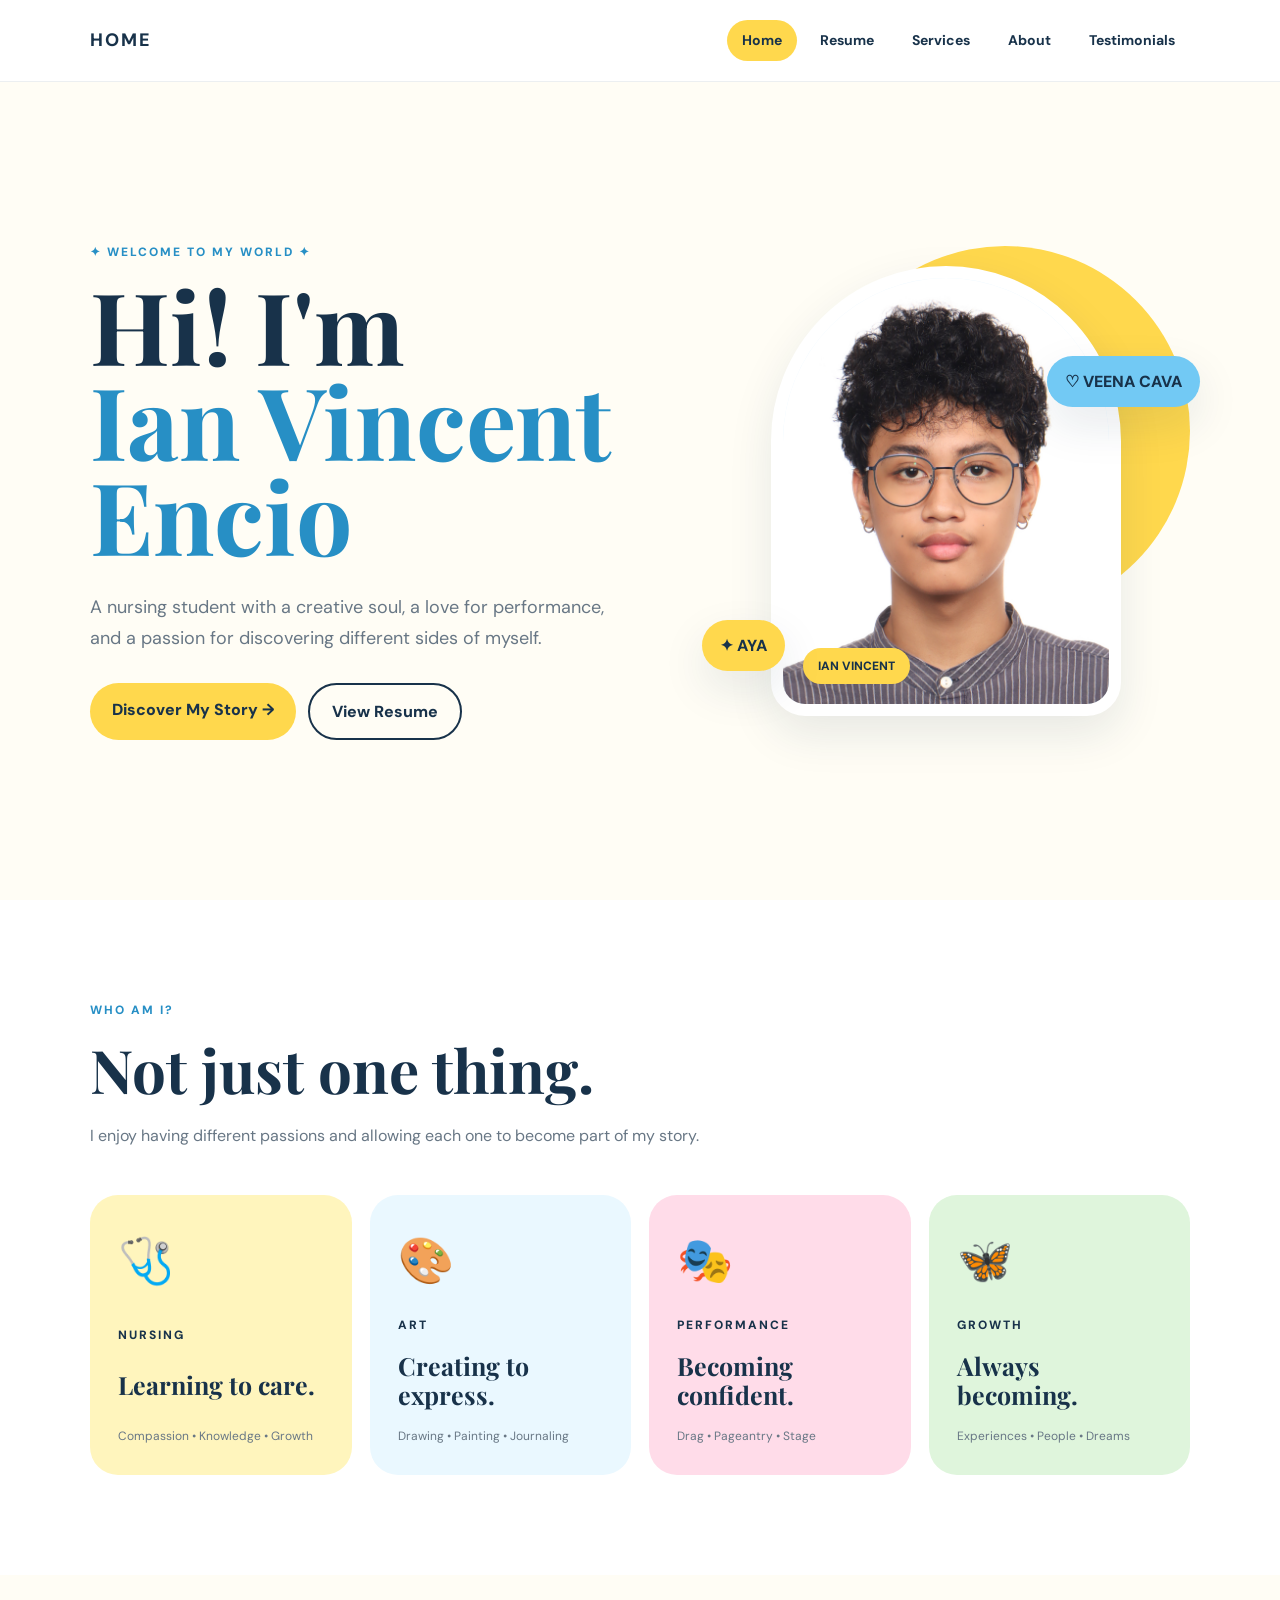
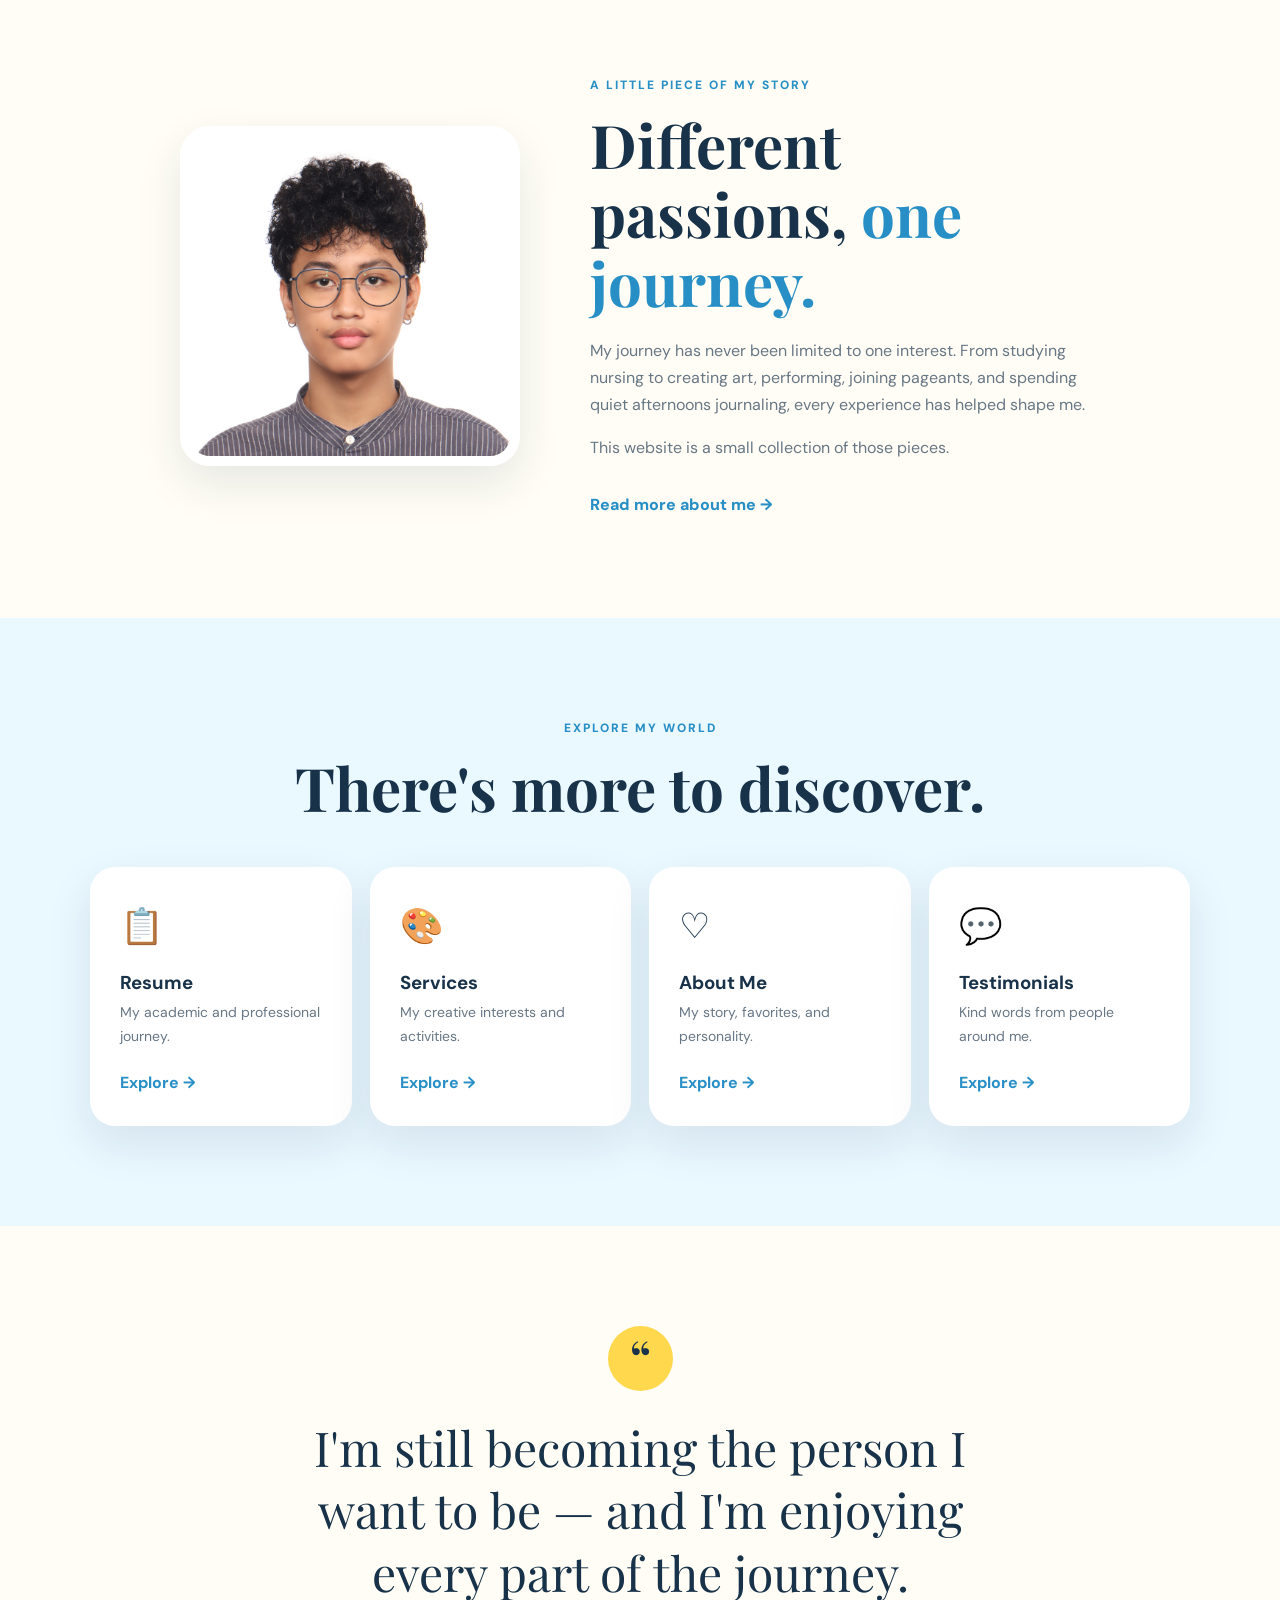
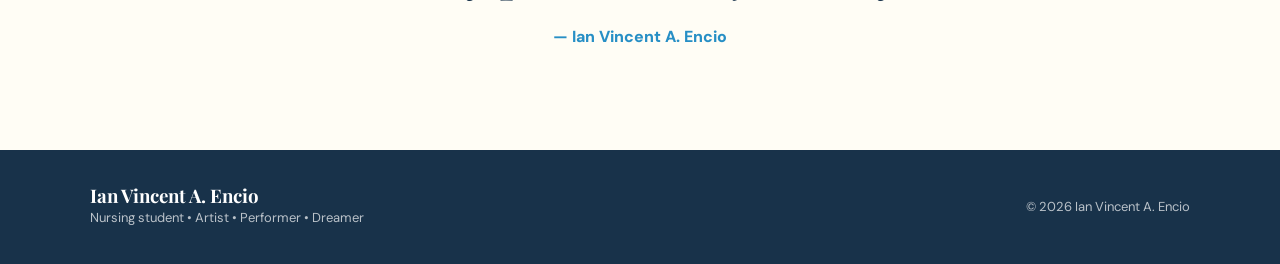
<file: index.html>
<!DOCTYPE html>
<html lang="en">

<head>
    <meta charset="UTF-8">
    <meta name="viewport" content="width=device-width, initial-scale=1.0">

    <title>Home | Ian Vincent A. Encio</title>

    <link rel="stylesheet" href="style.css">

    <link rel="preconnect" href="https://fonts.googleapis.com">
    <link rel="preconnect" href="https://fonts.gstatic.com" crossorigin>

    <link href="https://fonts.googleapis.com/css2?family=DM+Sans:wght@400;500;600;700;800&family=Playfair+Display:wght@600;700;800&display=swap"
          rel="stylesheet">
</head>

<body>

<!-- =========================================
     HEADER
========================================= -->

<header class="header">

    <!-- CURRENT TAB NAME -->
    <a href="index.html" class="tab-title">
        HOME
    </a>

    <button class="menu-toggle" aria-label="Open menu">
        ☰
    </button>

    <nav class="navigation">

        <a href="index.html" class="active">
            Home
        </a>

        <a href="resume.html">
            Resume
        </a>

        <a href="services.html">
            Services
        </a>

        <a href="about.html">
            About
        </a>

        <a href="testimonials.html">
            Testimonials
        </a>

    </nav>

</header>


<main>

<!-- =========================================
     HERO
========================================= -->

<section class="home-hero">

    <div class="home-hero-text">

        <p class="eyebrow">
            ✦ WELCOME TO MY WORLD ✦
        </p>

        <h1>
            Hi! I'm
            <span>Ian Vincent Encio</span>
        </h1>

        <p class="home-description">
            A nursing student with a creative soul,
            a love for performance, and a passion
            for discovering different sides of myself.
        </p>

        <div class="home-buttons">

            <a href="about.html" class="button primary">
                Discover My Story →
            </a>

            <a href="resume.html" class="button outline">
                View Resume
            </a>

        </div>

    </div>


    <!-- PHOTO -->

    <div class="home-visual">

        <div class="home-sun"></div>

        <div class="main-photo">

            <img src="PHOTOS/profile.jpg"
                 alt="Ian Vincent A. Encio">

            <div class="photo-label">
                IAN VINCENT
            </div>

        </div>

        <div class="sticker sticker-yellow">
            ✦ AYA
        </div>

        <div class="sticker sticker-blue">
            ♡ VEENA CAVA
        </div>

    </div>

</section>


<!-- =========================================
     PERSONALITY INTRO
========================================= -->

<section class="personality-section">

    <div class="section-heading left-heading">

        <p class="eyebrow">
            WHO AM I?
        </p>

        <h2>
            Not just one thing.
        </h2>

        <p>
            I enjoy having different passions and
            allowing each one to become part of
            my story.
        </p>

    </div>


    <div class="personality-grid">

        <div class="personality-card yellow-personality">

            <div class="big-icon">
                🩺
            </div>

            <p>
                NURSING
            </p>

            <h3>
                Learning to care.
            </h3>

            <span>
                Compassion • Knowledge • Growth
            </span>

        </div>


        <div class="personality-card blue-personality">

            <div class="big-icon">
                🎨
            </div>

            <p>
                ART
            </p>

            <h3>
                Creating to express.
            </h3>

            <span>
                Drawing • Painting • Journaling
            </span>

        </div>


        <div class="personality-card pink-personality">

            <div class="big-icon">
                🎭
            </div>

            <p>
                PERFORMANCE
            </p>

            <h3>
                Becoming confident.
            </h3>

            <span>
                Drag • Pageantry • Stage
            </span>

        </div>


        <div class="personality-card green-personality">

            <div class="big-icon">
                🦋
            </div>

            <p>
                GROWTH
            </p>

            <h3>
                Always becoming.
            </h3>

            <span>
                Experiences • People • Dreams
            </span>

        </div>

    </div>

</section>


<!-- =========================================
     MINI STORY
========================================= -->

<section class="home-story">

    <div class="story-image">

        <img src="PHOTOS/profile.jpg"
             alt="Ian Vincent">

    </div>


    <div class="story-content">

        <p class="eyebrow">
            A LITTLE PIECE OF MY STORY
        </p>

        <h2>
            Different passions,
            <span>one journey.</span>
        </h2>

        <p>
            My journey has never been limited to one
            interest. From studying nursing to creating
            art, performing, joining pageants, and
            spending quiet afternoons journaling,
            every experience has helped shape me.
        </p>

        <p>
            This website is a small collection of those
            pieces.
        </p>

        <a href="about.html" class="text-link">
            Read more about me →
        </a>

    </div>

</section>


<!-- =========================================
     QUICK LINKS
========================================= -->

<section class="explore-section">

    <div class="section-heading">

        <p class="eyebrow">
            EXPLORE MY WORLD
        </p>

        <h2>
            There's more to discover.
        </h2>

    </div>


    <div class="explore-grid">

        <a href="resume.html" class="explore-card">

            <span>📋</span>

            <h3>
                Resume
            </h3>

            <p>
                My academic and professional journey.
            </p>

            <strong>
                Explore →
            </strong>

        </a>


        <a href="services.html" class="explore-card">

            <span>🎨</span>

            <h3>
                Services
            </h3>

            <p>
                My creative interests and activities.
            </p>

            <strong>
                Explore →
            </strong>

        </a>


        <a href="about.html" class="explore-card">

            <span>♡</span>

            <h3>
                About Me
            </h3>

            <p>
                My story, favorites, and personality.
            </p>

            <strong>
                Explore →
            </strong>

        </a>


        <a href="testimonials.html" class="explore-card">

            <span>💬</span>

            <h3>
                Testimonials
            </h3>

            <p>
                Kind words from people around me.
            </p>

            <strong>
                Explore →
            </strong>

        </a>

    </div>

</section>


<!-- =========================================
     QUOTE
========================================= -->

<section class="home-quote">

    <div class="quote-symbol">
        “
    </div>

    <blockquote>
        I'm still becoming the person
        I want to be — and I'm enjoying
        every part of the journey.
    </blockquote>

    <p>
        — Ian Vincent A. Encio
    </p>

</section>

</main>


<footer>

    <div>

        <h3>
            Ian Vincent A. Encio
        </h3>

        <p>
            Nursing student • Artist • Performer • Dreamer
        </p>

    </div>

    <p>
        © 2026 Ian Vincent A. Encio
    </p>

</footer>


<script>

const menuButton =
    document.querySelector(".menu-toggle");

const navigation =
    document.querySelector(".navigation");

menuButton.addEventListener("click", function () {

    navigation.classList.toggle("show-menu");

});

</script>

</body>
</html>
</file>
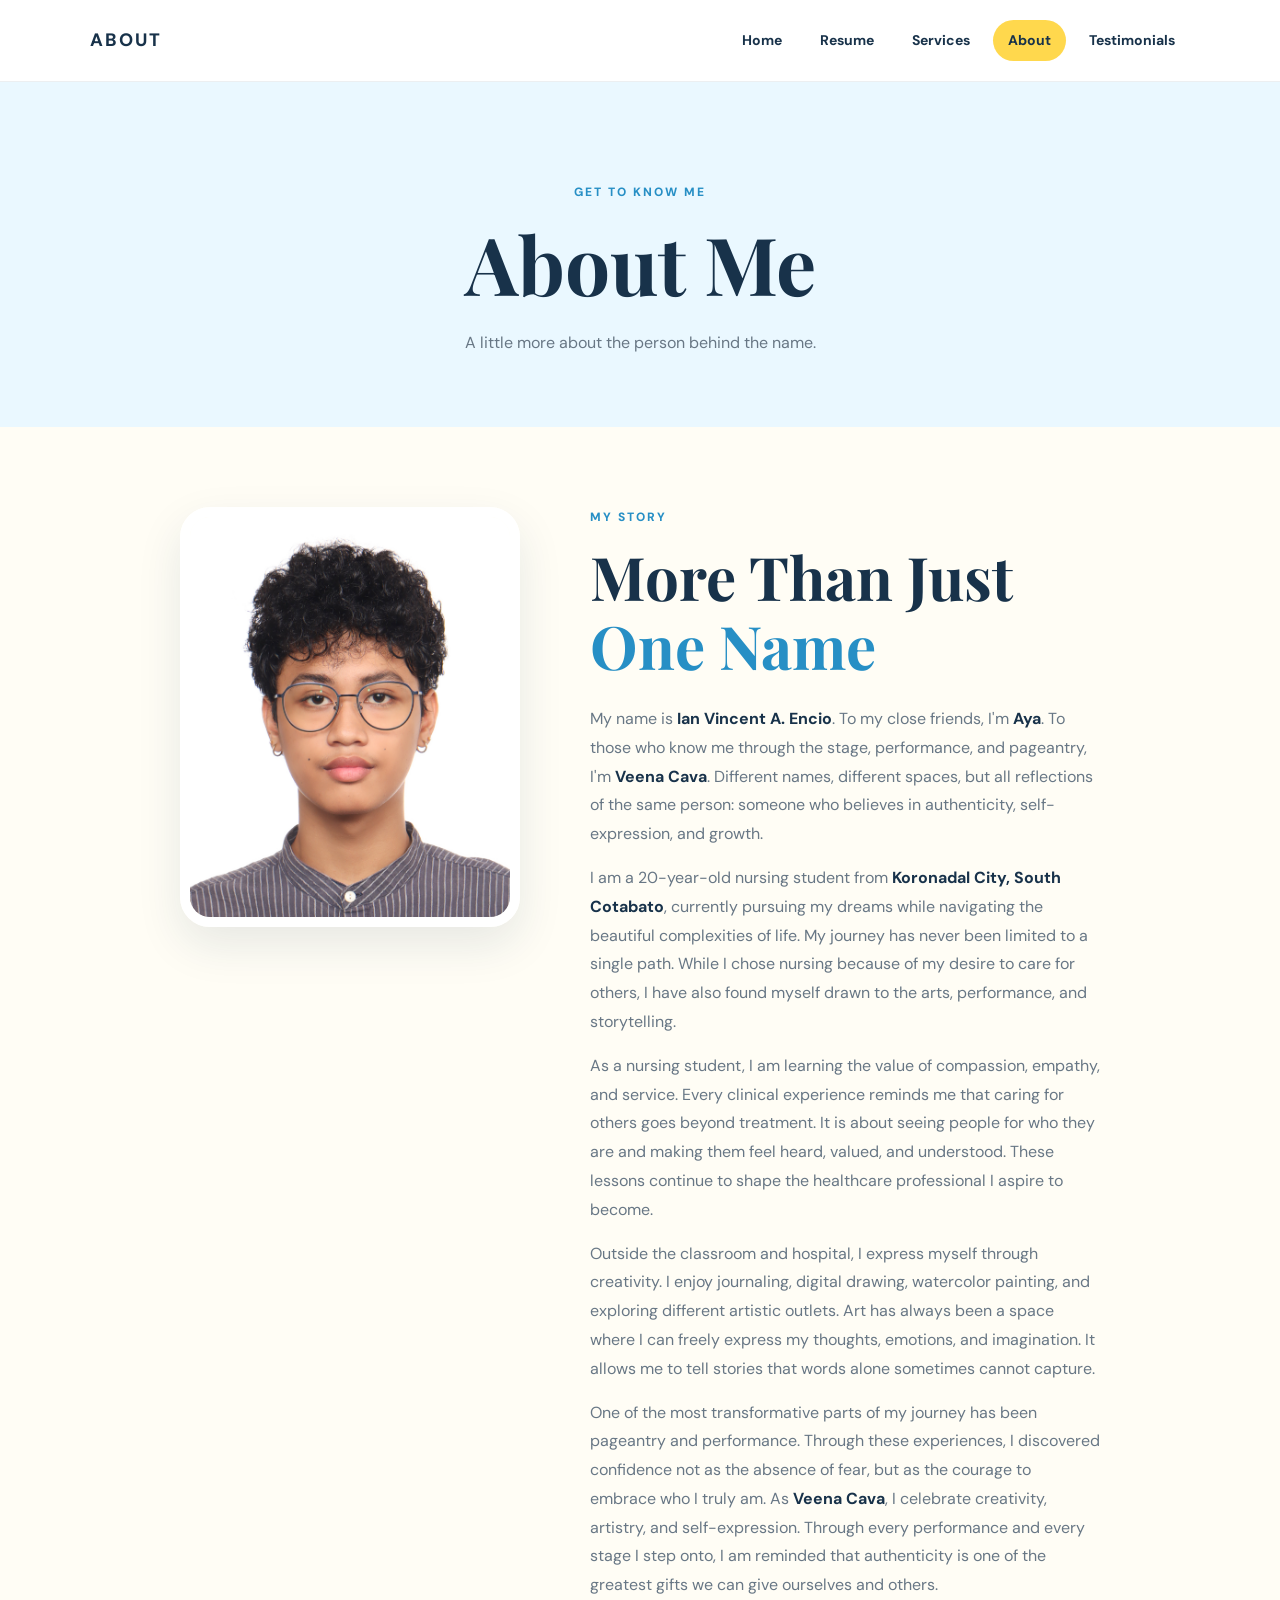
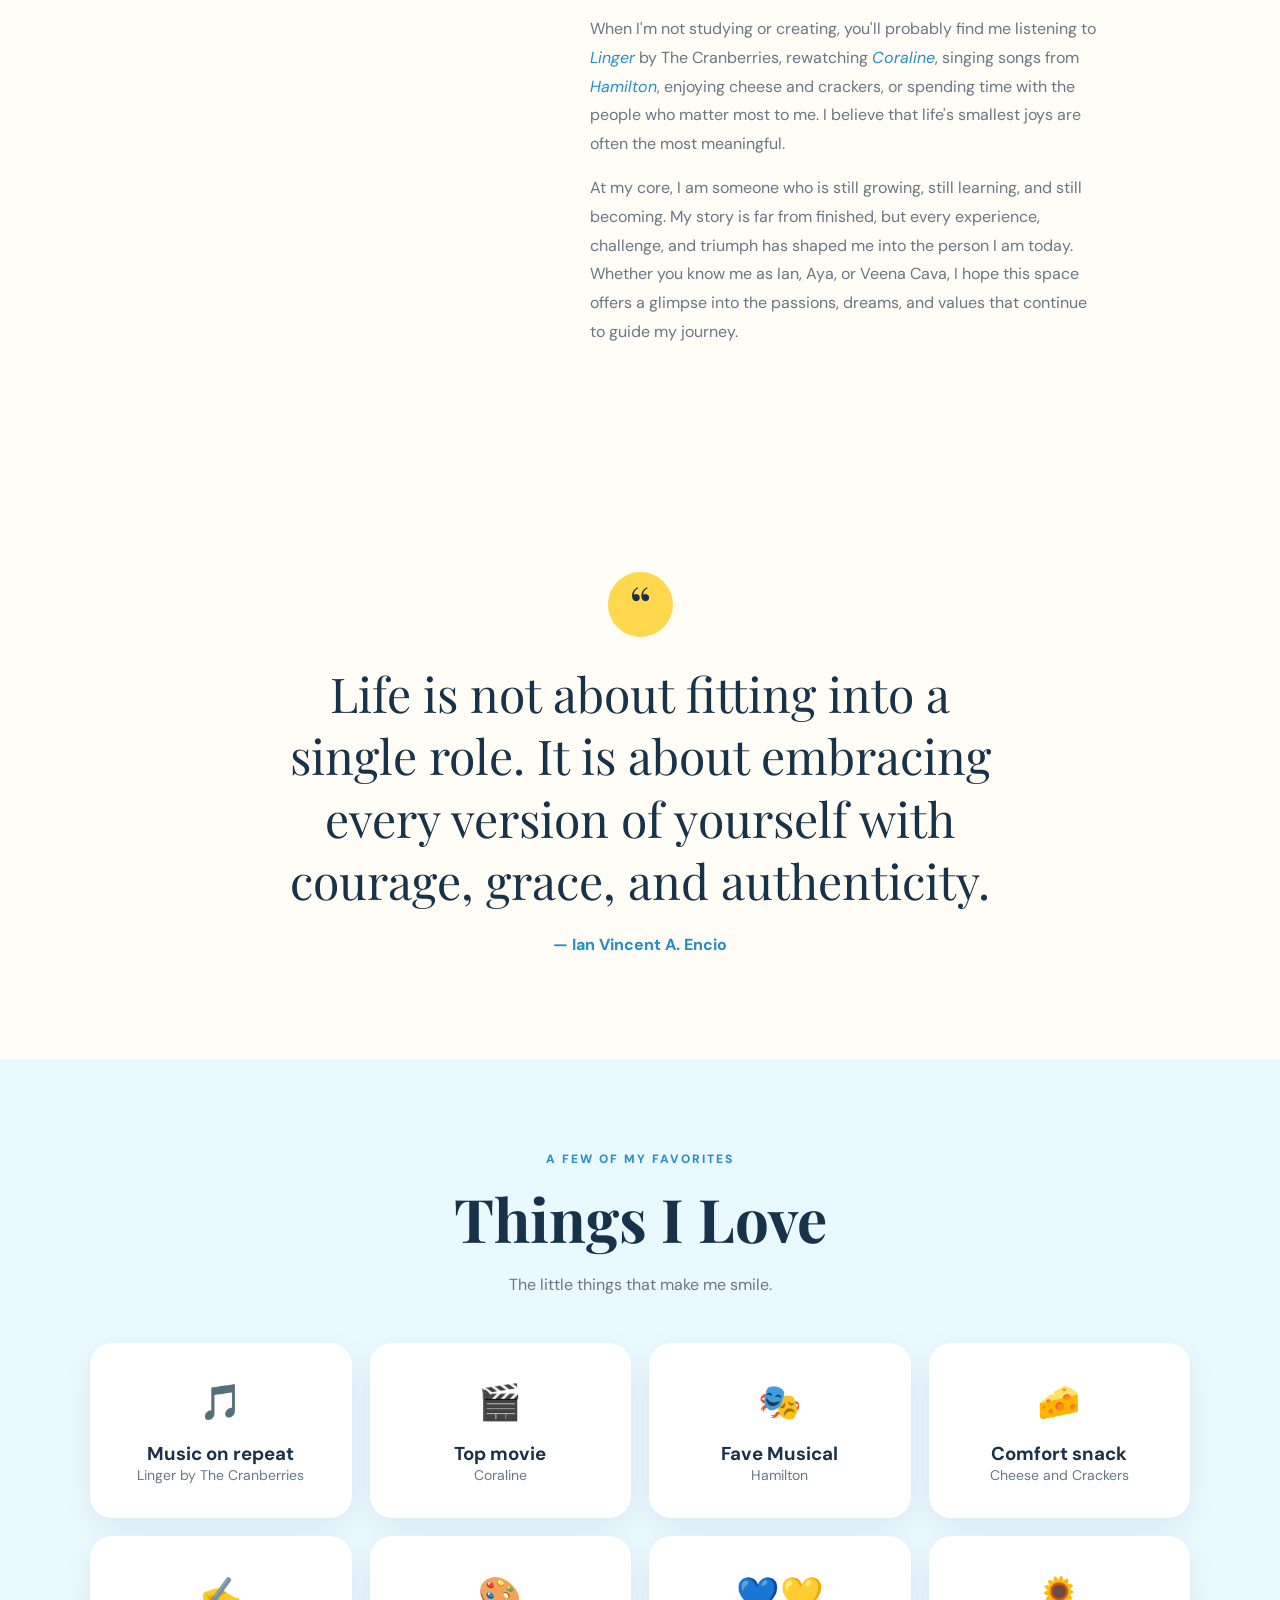
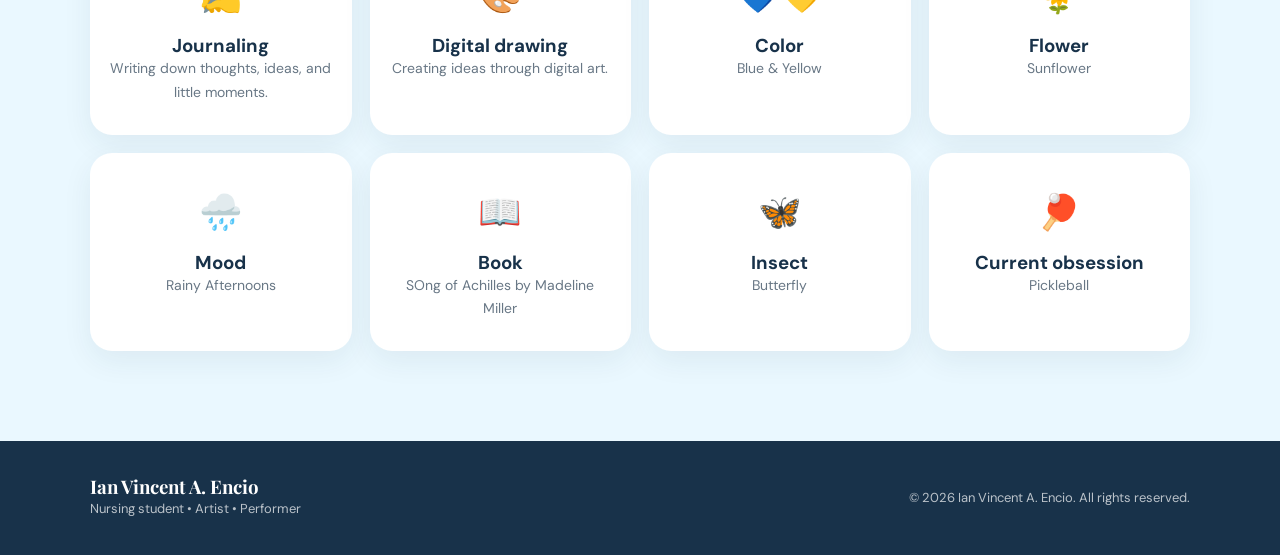
<file: about.html>
<!DOCTYPE html>
<html lang="en">

<head>
    <meta charset="UTF-8">
    <meta name="viewport" content="width=device-width, initial-scale=1.0">

    <title>About | Ian Vincent A. Encio</title>

    <!-- Google Fonts -->
    <link rel="preconnect" href="https://fonts.googleapis.com">
    <link rel="preconnect" href="https://fonts.gstatic.com" crossorigin>

    <link
        href="https://fonts.googleapis.com/css2?family=DM+Sans:wght@400;500;600;700;800&family=Playfair+Display:wght@500;600;700&display=swap"
        rel="stylesheet"
    >

    <!-- Main CSS -->
    <link rel="stylesheet" href="style.css">
</head>

<body>

    <!-- =========================================
         HEADER
    ========================================== -->

    <header class="header">

        <a href="index.html" class="tab-title">
            ABOUT
        </a>

        <button class="menu-toggle" aria-label="Open menu">
            ☰
        </button>

        <nav class="navigation">

            <a href="index.html">
                Home
            </a>

            <a href="resume.html">
                Resume
            </a>

            <a href="services.html">
                Services
            </a>

            <a href="about.html" class="active">
                About
            </a>

            <a href="testimonials.html">
                Testimonials
            </a>

        </nav>

    </header>


    <!-- =========================================
         PAGE HEADER
    ========================================== -->

    <section class="page-header">

        <p class="eyebrow">
            GET TO KNOW ME
        </p>

        <h1>
            About Me
        </h1>

        <p>
            A little more about the person behind the name.
        </p>

    </section>


    <!-- =========================================
         ABOUT STORY
    ========================================== -->

    <section class="about-story">

        <!-- LEFT: STICKY PHOTO -->

        <div class="about-story-photo">

            <div class="about-photo">

                <img
                    src="PHOTOS/profile.jpg"
                    alt="Ian Vincent A. Encio"
                >

            </div>

        </div>


        <!-- RIGHT: STORY -->

        <div class="about-text">

            <p class="eyebrow">
                MY STORY
            </p>

            <h2>
                More Than Just
                <span>One Name</span>
            </h2>


            <p>
                My name is <strong>Ian Vincent A. Encio</strong>. To my close friends, I'm
                <strong>Aya</strong>. To those who know me through the stage, performance,
                and pageantry, I'm <strong>Veena Cava</strong>. Different names, different
                spaces, but all reflections of the same person: someone who believes in
                authenticity, self-expression, and growth.
            </p>

            <p>
                I am a 20-year-old nursing student from <strong>Koronadal City, South Cotabato</strong>,
                currently pursuing my dreams while navigating the beautiful complexities of life.
                My journey has never been limited to a single path. While I chose nursing because
                of my desire to care for others, I have also found myself drawn to the arts,
                performance, and storytelling.
            </p>

            <p>
                As a nursing student, I am learning the value of compassion, empathy, and service.
                Every clinical experience reminds me that caring for others goes beyond treatment.
                It is about seeing people for who they are and making them feel heard, valued,
                and understood. These lessons continue to shape the healthcare professional I
                aspire to become.
            </p>

            <p>
                Outside the classroom and hospital, I express myself through creativity.
                I enjoy journaling, digital drawing, watercolor painting, and exploring
                different artistic outlets. Art has always been a space where I can freely
                express my thoughts, emotions, and imagination. It allows me to tell stories
                that words alone sometimes cannot capture.
            </p>

            <p>
                One of the most transformative parts of my journey has been pageantry and
                performance. Through these experiences, I discovered confidence not as
                the absence of fear, but as the courage to embrace who I truly am.
                As <strong>Veena Cava</strong>, I celebrate creativity, artistry, and
                self-expression. Through every performance and every stage I step onto,
                I am reminded that authenticity is one of the greatest gifts we can give
                ourselves and others.
            </p>

            <p>
                When I'm not studying or creating, you'll probably find me listening to
                <em>Linger</em> by The Cranberries, rewatching <em>Coraline</em>, singing
                songs from <em>Hamilton</em>, enjoying cheese and crackers, or spending time
                with the people who matter most to me. I believe that life's smallest joys
                are often the most meaningful.
            </p>

            <p>
                At my core, I am someone who is still growing, still learning, and still
                becoming. My story is far from finished, but every experience, challenge,
                and triumph has shaped me into the person I am today. Whether you know me
                as Ian, Aya, or Veena Cava, I hope this space offers a glimpse into the
                passions, dreams, and values that continue to guide my journey.
            </p>

        </div>

    </section>


    <!-- =========================================
         QUOTE
    ========================================== -->

    <section class="home-quote">

        <div class="quote-symbol">
            “
        </div>

        <blockquote>
            Life is not about fitting into a single role.
            It is about embracing every version of yourself
            with courage, grace, and authenticity.
        </blockquote>

        <p>
            — Ian Vincent A. Encio
        </p>

    </section>


    <!-- =========================================
         FAVORITES
    ========================================== -->

    <section class="favorites-section">

        <div class="section-heading">

            <p class="eyebrow">
                A FEW OF MY FAVORITES
            </p>

            <h2>
                Things I Love
            </h2>

            <p>
                The little things that make me smile.
            </p>

        </div>


        <div class="favorites-grid">


            <!-- MUSIC -->

            <div class="favorite-card">

                <span>🎵</span>

                <h3>
                    Music on repeat
                </h3>

                <p>
                    Linger by The Cranberries
                </p>

            </div>


            <!-- MOVIE -->

            <div class="favorite-card">

                <span>🎬</span>

                <h3>
                    Top movie
                </h3>

                <p>
                    Coraline
                </p>

            </div>


            <!-- MUSICAL -->

            <div class="favorite-card">

                <span>🎭</span>

                <h3>
                    Fave Musical
                </h3>

                <p>
                    Hamilton
                </p>

            </div>


            <!-- SNACK -->

            <div class="favorite-card">

                <span>🧀</span>

                <h3>
                    Comfort snack
                </h3>

                <p>
                    Cheese and Crackers
                </p>

            </div>


            <!-- JOURNALING -->

            <div class="favorite-card">

                <span>✍️</span>

                <h3>
                    Journaling
                </h3>

                <p>
                    Writing down thoughts, ideas, and little moments.
                </p>

            </div>


            <!-- Art -->

            <div class="favorite-card">

                <span>🎨</span>

                <h3>
                    Digital drawing
                </h3>

                <p>
                    Creating ideas through digital art.
                </p>

            </div>


            <!-- COLOR -->

            <div class="favorite-card">

                <span>💙💛</span>

                <h3>
                    Color
                </h3>

                <p>
                    Blue & Yellow
                </p>

            </div>


            <!-- FLOWER -->

            <div class="favorite-card">

                <span>🌻</span>

                <h3>
                    Flower
                </h3>

                <p>
                    Sunflower
                </p>

            </div>


            <!-- MOOD -->

            <div class="favorite-card">

                <span>🌧️</span>

                <h3>
                    Mood
                </h3>

                <p>
                    Rainy Afternoons
                </p>

            </div>


            <!-- BOOK -->

            <div class="favorite-card">

                <span>📖</span>

                <h3>
                    Book
                </h3>

                <p>
                    SOng of Achilles by Madeline Miller
                </p>

            </div>


            <!-- SYMBOL -->

            <div class="favorite-card">

                <span>🦋</span>

                <h3>
                    Insect
                </h3>

                <p>
                    Butterfly
                </p>

            </div>

            <div class="favorite-card">

                <span>🏓</span>

                <h3>
                    Current obsession
                </h3>

                <p>
                    Pickleball
                </p>

            </div>


        </div>

    </section>


    <!-- =========================================
         FOOTER
    ========================================== -->

    <footer class="footer">

        <div>

            <h3>
                Ian Vincent A. Encio
            </h3>

            <p>
                Nursing student • Artist • Performer
            </p>

        </div>

        <p>
            © 2026 Ian Vincent A. Encio. All rights reserved.
        </p>

    </footer>


    <!-- =========================================
         MOBILE MENU
    ========================================== -->

    <script>

        const menuButton =
            document.querySelector(".menu-toggle");

        const navigation =
            document.querySelector(".navigation");

        menuButton.addEventListener("click", function () {

            navigation.classList.toggle("show-menu");

        });

    </script>

</body>

</html>
</file>
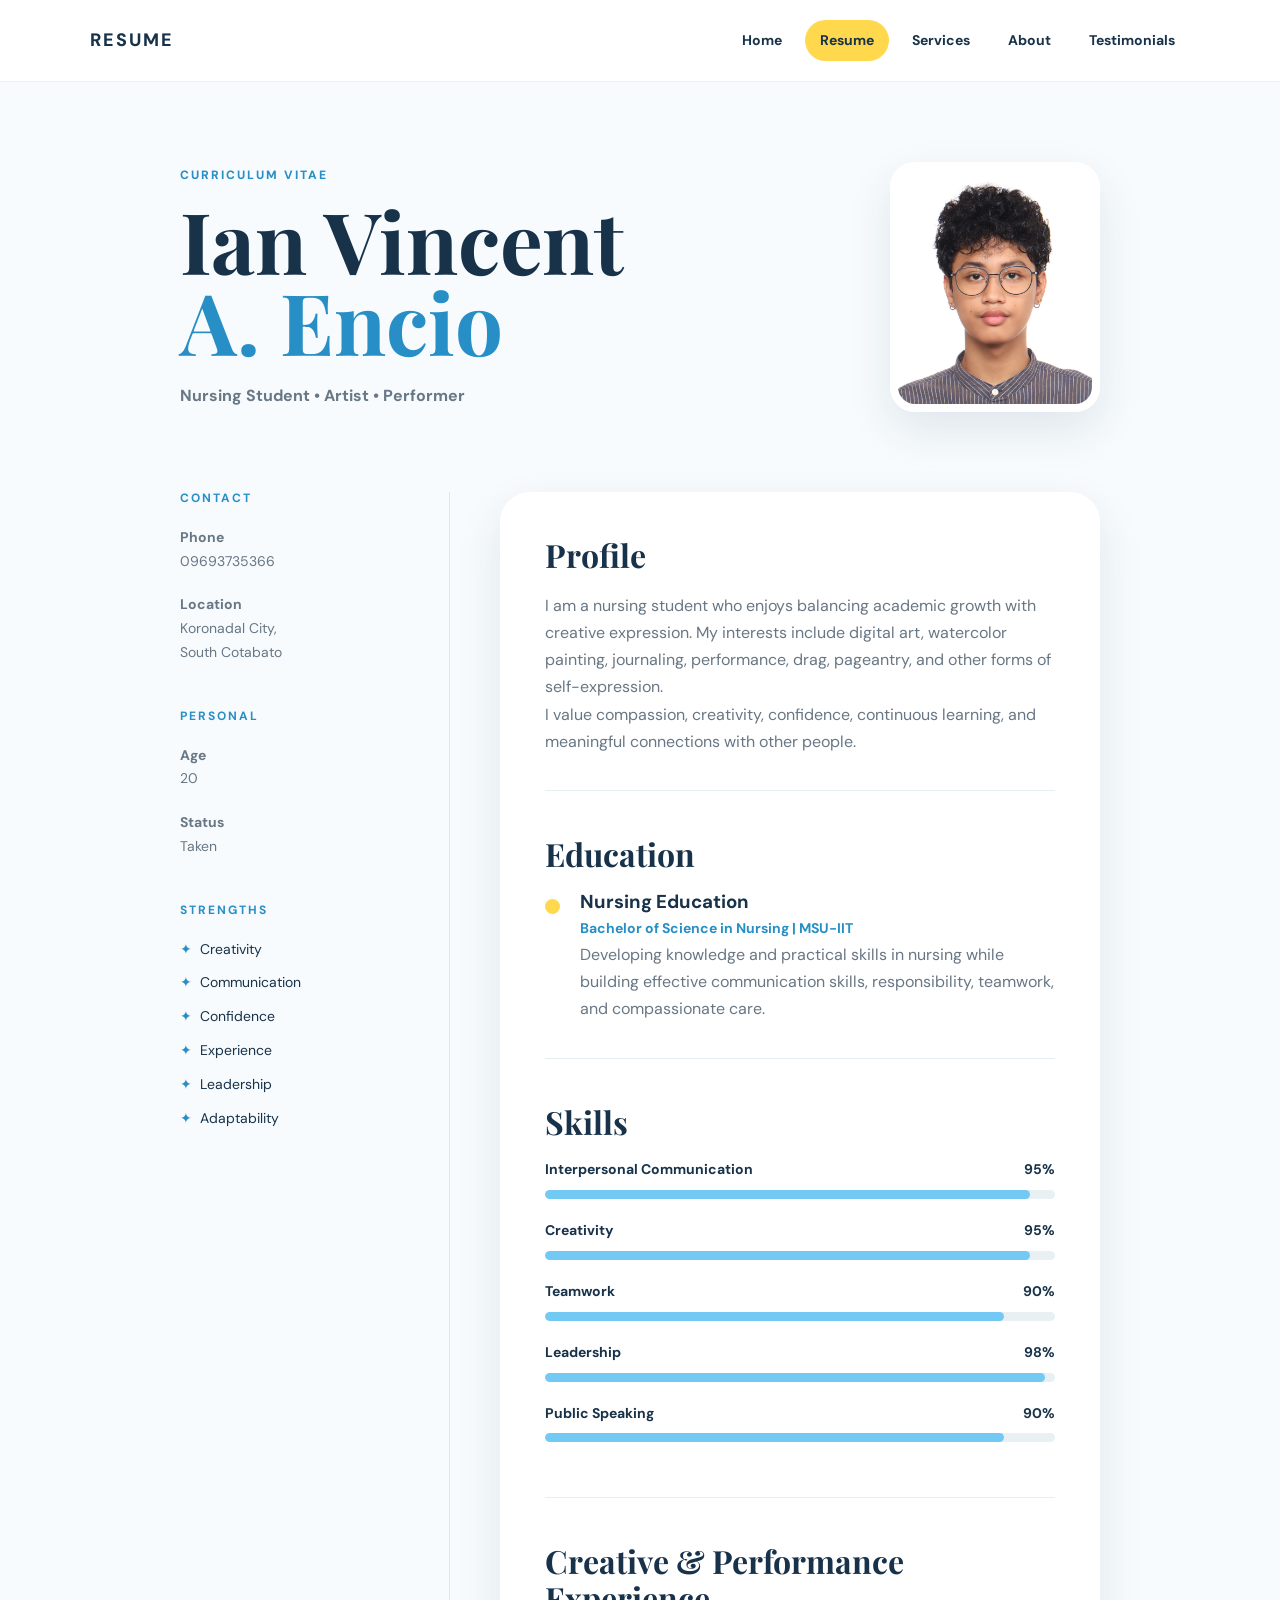
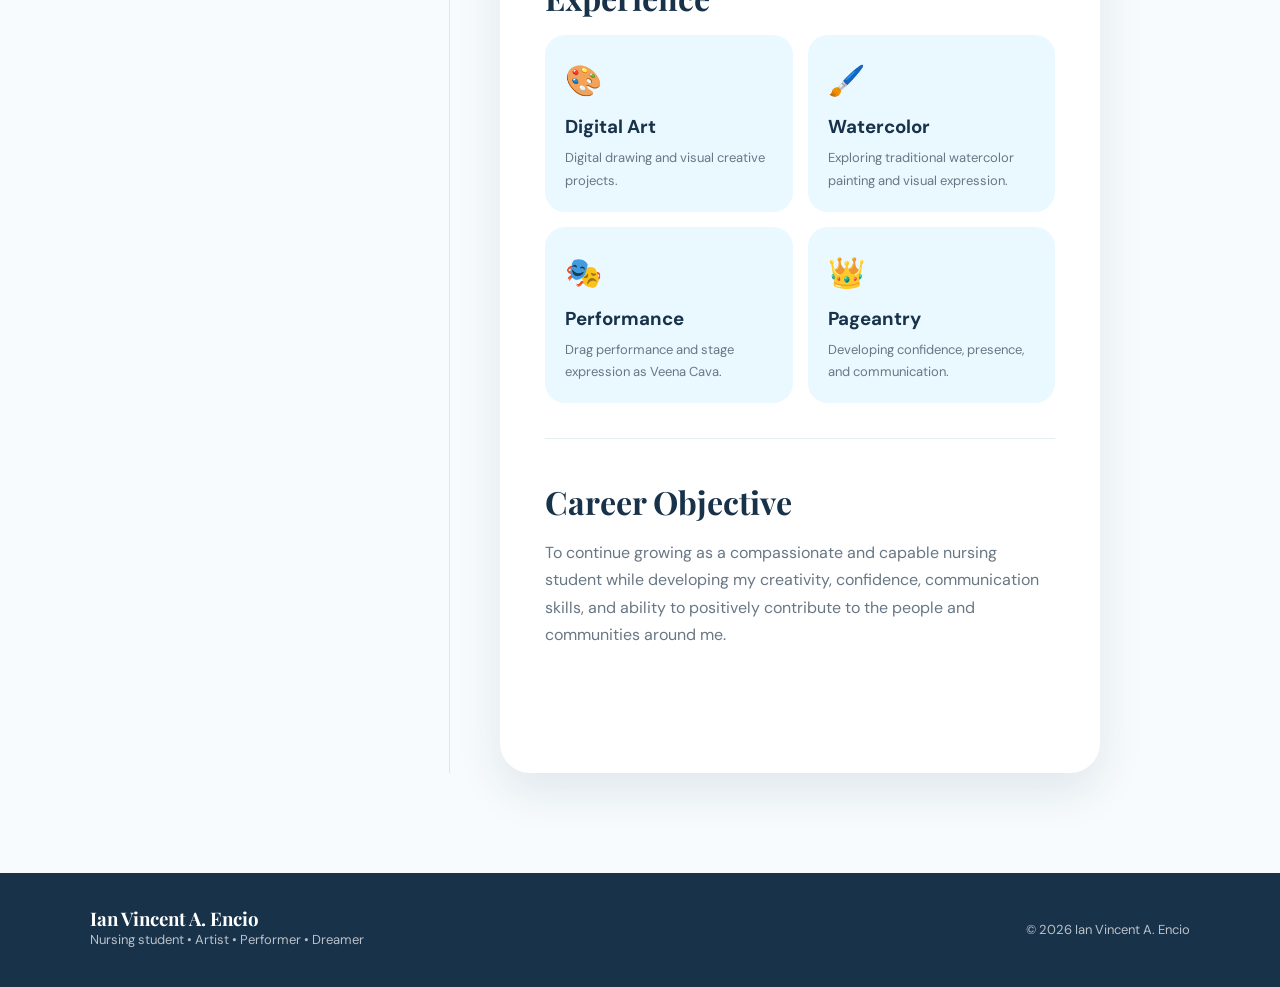
<file: resume.html>
<!DOCTYPE html>
<html lang="en">

<head>

    <meta charset="UTF-8">
    <meta name="viewport" content="width=device-width, initial-scale=1.0">

    <title>Resume | Ian Vincent A. Encio</title>

    <link rel="stylesheet" href="style.css">

    <link rel="preconnect" href="https://fonts.googleapis.com">
    <link rel="preconnect" href="https://fonts.gstatic.com" crossorigin>

    <link href="https://fonts.googleapis.com/css2?family=DM+Sans:wght@400;500;600;700;800&family=Playfair+Display:wght@600;700;800&display=swap"
          rel="stylesheet">

</head>

<body>


<header class="header">

    <a href="index.html" class="tab-title">
        RESUME
    </a>

    <button class="menu-toggle">
        ☰
    </button>

    <nav class="navigation">

        <a href="index.html">
            Home
        </a>

        <a href="resume.html" class="active">
            Resume
        </a>

        <a href="services.html">
            Services
        </a>

        <a href="about.html">
            About
        </a>

        <a href="testimonials.html">
            Testimonials
        </a>

    </nav>

</header>


<main class="resume-page">

<!-- =========================================
     RESUME HEADER
========================================= -->

<section class="resume-top">

    <div>

        <p class="eyebrow">
            CURRICULUM VITAE
        </p>

        <h1>
            Ian Vincent
            <span>A. Encio</span>
        </h1>

        <p class="resume-title">
            Nursing Student • Artist • Performer
        </p>

    </div>


    <div class="resume-photo">

        <img src="PHOTOS/profile.jpg"
             alt="Ian Vincent A. Encio">

    </div>

</section>


<!-- =========================================
     MAIN RESUME
========================================= -->

<section class="resume-layout">


    <!-- LEFT COLUMN -->

    <aside class="resume-sidebar">


        <div class="resume-section">

            <h3>
                CONTACT
            </h3>

            <p>
                <strong>Phone</strong><br>
                09693735366
            </p>

            <p>
                <strong>Location</strong><br>
                Koronadal City,<br>
                South Cotabato
            </p>

        </div>


        <div class="resume-section">

            <h3>
                PERSONAL
            </h3>

            <p>
                <strong>Age</strong><br>
                20
            </p>

            <p>
                <strong>Status</strong><br>
                Taken
            </p>

        </div>


        <div class="resume-section">

            <h3>
                STRENGTHS
            </h3>

            <ul class="resume-list">

                <li>Creativity</li>
                <li>Communication</li>
                <li>Confidence</li>
                <li>Experience</li>
                <li>Leadership</li>
                <li>Adaptability</li>

            </ul>

        </div>


    </aside>


    <!-- RIGHT COLUMN -->

    <div class="resume-main">


        <div class="resume-section">

            <h2>
                Profile
            </h2>

            <p>
                I am a nursing student who enjoys balancing
                academic growth with creative expression.
                My interests include digital art, watercolor
                painting, journaling, performance, drag,
                pageantry, and other forms of self-expression.
            </p>

            <p>
                I value compassion, creativity, confidence,
                continuous learning, and meaningful
                connections with other people.
            </p>

        </div>


        <div class="resume-section">

            <h2>
                Education
            </h2>

            <div class="resume-item">

                <div class="timeline-dot"></div>

                <div>

                    <h3>
                        Nursing Education
                    </h3>

                    <p class="resume-muted">
                        Bachelor of Science in Nursing | MSU-IIT
                    </p>

                    <p>
                        Developing knowledge and practical
                        skills in nursing while building
                        effective communication skills, responsibility,
                        teamwork, and compassionate care.
                    </p>

                </div>

            </div>

        </div>


        <div class="resume-section">

            <h2>
                Skills
            </h2>

            <div class="skill-bars">

                <div class="skill">

                    <div>
                        <span>Interpersonal Communication</span>
                        <span>95%</span>
                    </div>

                    <div class="bar">
                        <span style="width:95%"></span>
                    </div>

                </div>


                <div class="skill">

                    <div>
                        <span>Creativity</span>
                        <span>95%</span>
                    </div>

                    <div class="bar">
                        <span style="width:95%"></span>
                    </div>

                </div>


                <div class="skill">

                    <div>
                        <span>Teamwork</span>
                        <span>90%</span>
                    </div>

                    <div class="bar">
                        <span style="width:90%"></span>
                    </div>

                </div>
                

                <div class="skill">

                    <div>
                        <span>Leadership</span>
                        <span>98%</span>
                    </div>

                    <div class="bar">
                        <span style="width:98%"></span>
                    </div>

                </div>

                <div class="skill">

                    <div>
                        <span>Public Speaking</span>
                        <span>90%</span>
                    </div>

                    <div class="bar">
                        <span style="width:90%"></span>
                    </div>

                </div>

            </div>

        </div>


        <div class="resume-section">

            <h2>
                Creative & Performance Experience
            </h2>

            <div class="experience-grid">

                <div class="experience-card">

                    <span>🎨</span>

                    <h3>
                        Digital Art
                    </h3>

                    <p>
                        Digital drawing and visual
                        creative projects.
                    </p>

                </div>


                <div class="experience-card">

                    <span>🖌️</span>

                    <h3>
                        Watercolor
                    </h3>

                    <p>
                        Exploring traditional watercolor painting
                        and visual expression.
                    </p>

                </div>


                <div class="experience-card">

                    <span>🎭</span>

                    <h3>
                        Performance
                    </h3>

                    <p>
                        Drag performance and stage
                        expression as Veena Cava.
                    </p>

                </div>


                <div class="experience-card">

                    <span>👑</span>

                    <h3>
                        Pageantry
                    </h3>

                    <p>
                        Developing confidence,
                        presence, and communication.
                    </p>

                </div>

            </div>

        </div>


        <div class="resume-section">

            <h2>
                Career Objective
            </h2>

            <p>
                To continue growing as a compassionate and
                capable nursing student while developing my
                creativity, confidence, communication skills,
                and ability to positively contribute to the
                people and communities around me.
            </p>

        </div>

    </div>

</section>

</main>


<footer>

    <div>

        <h3>
            Ian Vincent A. Encio
        </h3>

        <p>
            Nursing student • Artist • Performer • Dreamer
        </p>

    </div>

    <p>
        © 2026 Ian Vincent A. Encio
    </p>

</footer>


<script>

const menuButton =
    document.querySelector(".menu-toggle");

const navigation =
    document.querySelector(".navigation");

menuButton.addEventListener("click", function () {

    navigation.classList.toggle("show-menu");

});

</script>

</body>
</html>
</file>
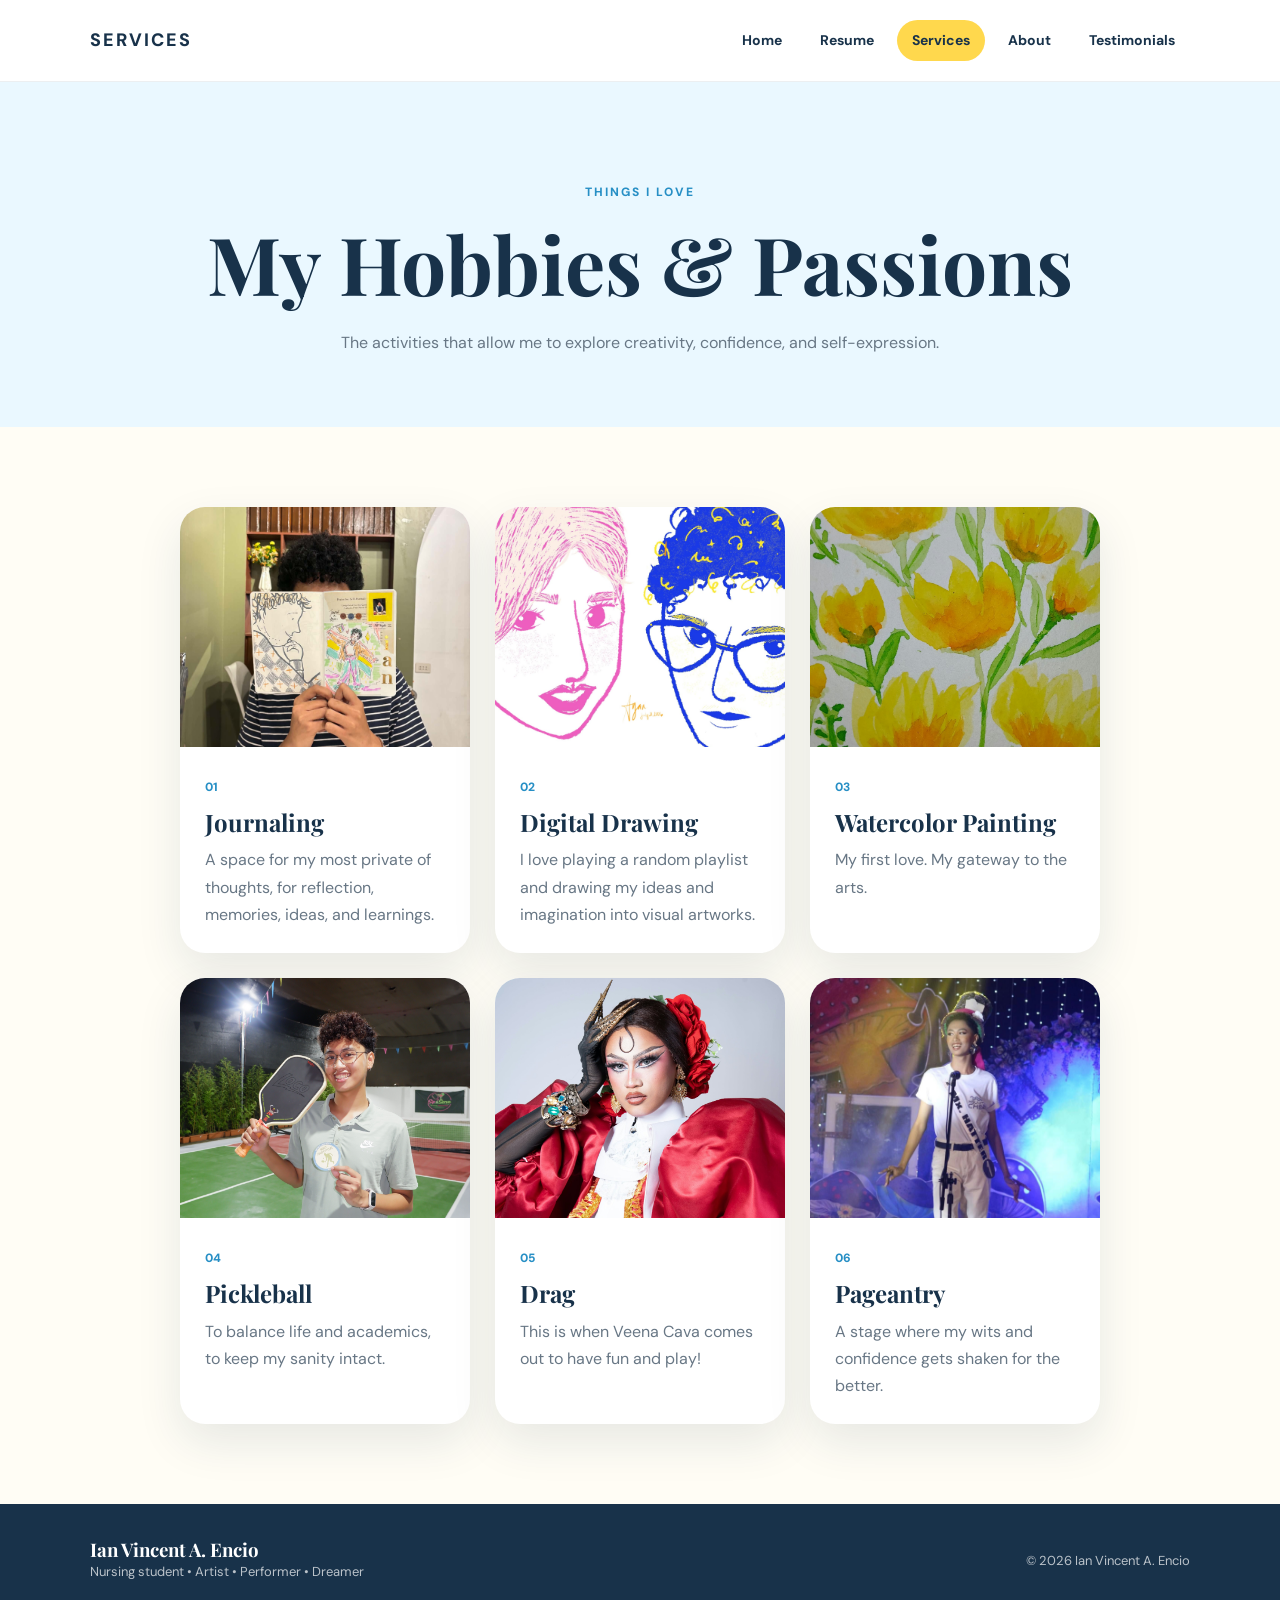
<file: services.html>
<!DOCTYPE html>
<html lang="en">

<head>

    <meta charset="UTF-8">
    <meta name="viewport" content="width=device-width, initial-scale=1.0">

    <title>Services | Ian Vincent A. Encio</title>

    <link rel="stylesheet" href="style.css">

    <link rel="preconnect" href="https://fonts.googleapis.com">
    <link rel="preconnect" href="https://fonts.gstatic.com" crossorigin>

    <link href="https://fonts.googleapis.com/css2?family=DM+Sans:wght@400;500;600;700;800&family=Playfair+Display:wght@600;700;800&display=swap"
          rel="stylesheet">

</head>

<body>


<header class="header">

    <a href="index.html" class="tab-title">
        SERVICES
    </a>

    <button class="menu-toggle">
        ☰
    </button>

    <nav class="navigation">

        <a href="index.html">
            Home
        </a>

        <a href="resume.html">
            Resume
        </a>

        <a href="services.html" class="active">
            Services
        </a>

        <a href="about.html">
            About
        </a>

        <a href="testimonials.html">
            Testimonials
        </a>

    </nav>

</header>


<main>

<section class="page-header">

    <p class="eyebrow">
        THINGS I LOVE
    </p>

    <h1>
        My Hobbies & Passions
    </h1>

    <p>
        The activities that allow me to explore
        creativity, confidence, and self-expression.
    </p>

</section>


<section class="services-grid">


    <article class="service-card">

        <div class="service-image">
            <img src="PHOTOS/journaling.jpg"
                 alt="Journaling">
        </div>

        <div class="service-content">

            <span class="service-number">
                01
            </span>

            <h2>
                Journaling
            </h2>

            <p>
                A space for my most private of thoughts, for reflection,
                memories, ideas, and learnings.
            </p>

        </div>

    </article>


    <article class="service-card">

        <div class="service-image">
            <img src="PHOTOS/drawing.jpg"
                 alt="Digital Drawing">
        </div>

        <div class="service-content">

            <span class="service-number">
                02
            </span>

            <h2>
                Digital Drawing
            </h2>

            <p>
                I love playing a random playlist and drawing my ideas and imagination
                into visual artworks.
            </p>

        </div>

    </article>


    <article class="service-card">

        <div class="service-image">
            <img src="PHOTOS/watercolor.jpg"
                 alt="Watercolor Painting">
        </div>

        <div class="service-content">

            <span class="service-number">
                03
            </span>

            <h2>
                Watercolor Painting
            </h2>

            <p>
                My first love. My gateway to the arts.
            </p>

        </div>

    </article>


    <article class="service-card">

        <div class="service-image">
            <img src="PHOTOS/pickleball.JPG"
                 alt="Pickleball">
        </div>

        <div class="service-content">

            <span class="service-number">
                04
            </span>

            <h2>
                Pickleball
            </h2>

            <p>
               To balance life and academics, to keep my sanity intact. 
            </p>

        </div>

    </article>


    <article class="service-card">

        <div class="service-image">
            <img src="PHOTOS/drag.jpg"
                 alt="Drag Performance">
        </div>

        <div class="service-content">

            <span class="service-number">
                05
            </span>

            <h2>
                Drag
            </h2>

            <p>
                This is when Veena Cava comes out to have fun and play!
            </p>

        </div>

    </article>


    <article class="service-card">

        <div class="service-image">
            <img src="PHOTOS/pageant.jpg"
                 alt="Pageantry">
        </div>

        <div class="service-content">

            <span class="service-number">
                06
            </span>

            <h2>
                Pageantry
            </h2>

            <p>
                A stage where my wits and confidence gets shaken for the better.
            </p>

        </div>

    </article>


</section>

</main>


<footer>

    <div>

        <h3>
            Ian Vincent A. Encio
        </h3>

        <p>
            Nursing student • Artist • Performer • Dreamer
        </p>

    </div>

    <p>
        © 2026 Ian Vincent A. Encio
    </p>

</footer>


<script>

const menuButton =
    document.querySelector(".menu-toggle");

const navigation =
    document.querySelector(".navigation");

menuButton.addEventListener("click", function () {

    navigation.classList.toggle("show-menu");

});

</script>

</body>
</html>
</file>
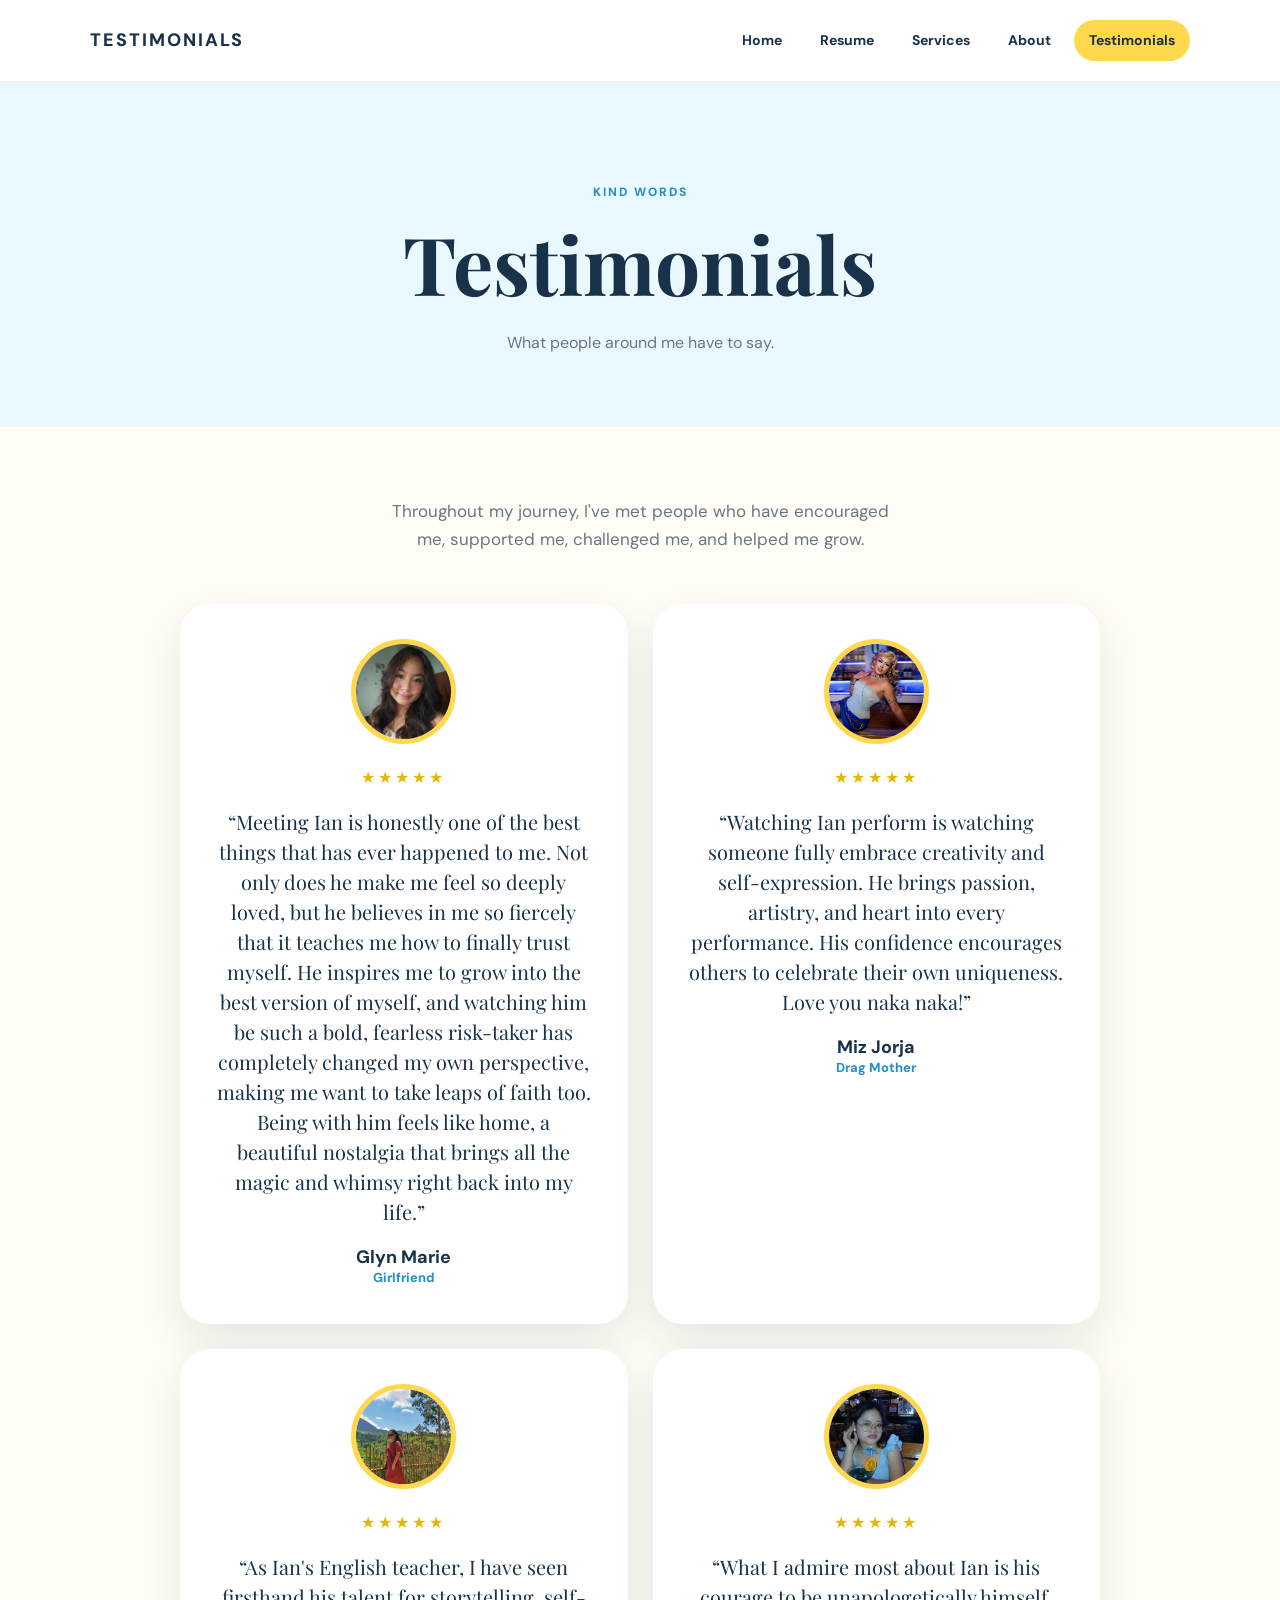
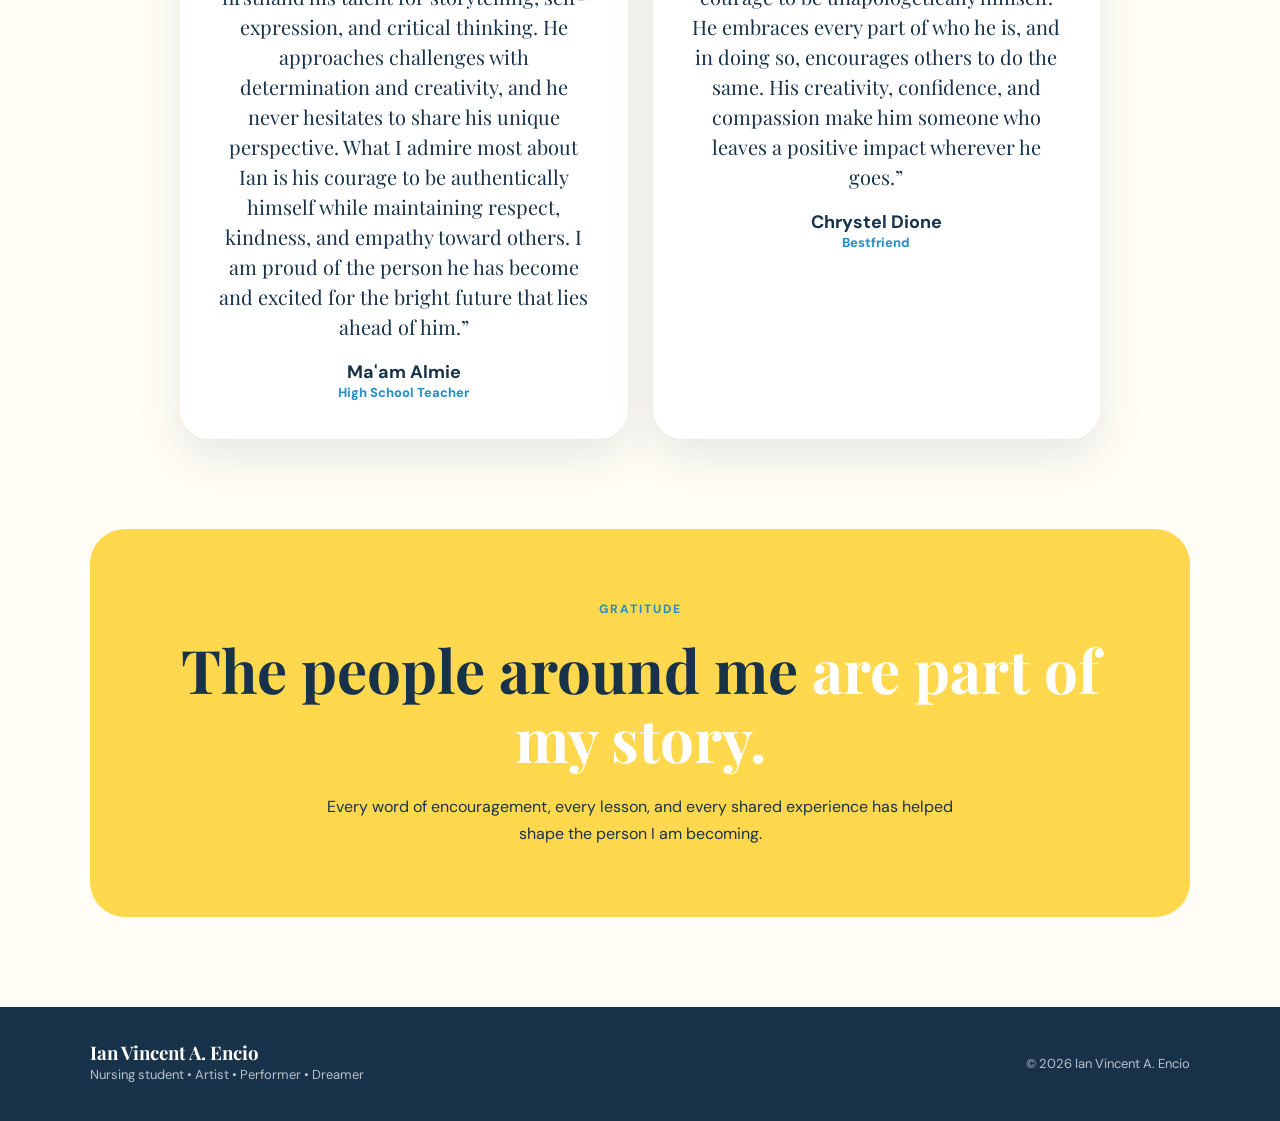
<file: testimonials.html>
<!DOCTYPE html>
<html lang="en">

<head>

    <meta charset="UTF-8">
    <meta name="viewport" content="width=device-width, initial-scale=1.0">

    <title>Testimonials | Ian Vincent A. Encio</title>

    <link rel="stylesheet" href="style.css">

    <link rel="preconnect" href="https://fonts.googleapis.com">
    <link rel="preconnect" href="https://fonts.gstatic.com" crossorigin>

    <link href="https://fonts.googleapis.com/css2?family=DM+Sans:wght@400;500;600;700;800&family=Playfair+Display:wght@600;700;800&display=swap"
          rel="stylesheet">

</head>

<body>


<header class="header">

    <!-- CURRENT TAB NAME -->

    <a href="index.html" class="tab-title">
        TESTIMONIALS
    </a>

    <button class="menu-toggle">
        ☰
    </button>


    <nav class="navigation">

        <a href="index.html">
            Home
        </a>

        <a href="resume.html">
            Resume
        </a>

        <a href="services.html">
            Services
        </a>

        <a href="about.html">
            About
        </a>

        <!-- THIS IS THE CORRECT LINK -->

        <a href="testimonials.html" class="active">
            Testimonials
        </a>

    </nav>

</header>


<main>

<section class="page-header">

    <p class="eyebrow">
        KIND WORDS
    </p>

    <h1>
        Testimonials
    </h1>

    <p>
        What people around me have to say.
    </p>

</section>


<section class="testimonial-intro">

    <p>
        Throughout my journey, I've met people who have
        encouraged me, supported me, challenged me,
        and helped me grow.
    </p>

</section>


<section class="testimonials-grid">


    <!-- TESTIMONIAL 1 -->

    <article class="testimonial-card">

        <div class="testimonial-photo">

            <img src="PHOTOS/testimonial1.jpg"
                 alt="Friend testimonial">

        </div>

        <div class="testimonial-stars">
            ★★★★★
        </div>

        <blockquote>
            “Meeting Ian is honestly one of the best things that has ever happened to me. Not only does he make me feel so deeply loved, but he believes in me so fiercely that it teaches me how to finally trust myself. He inspires me to grow into the best version of myself, and watching him be such a bold, fearless risk-taker has completely changed my own perspective, making me want to take leaps of faith too. Being with him feels like home, a beautiful nostalgia that brings all the magic and whimsy right back into my life.”
        </blockquote>

        <h3>
            Glyn Marie
        </h3>

        <p class="testimonial-role">
            Girlfriend
        </p>

    </article>


    <!-- TESTIMONIAL 2 -->

    <article class="testimonial-card">

        <div class="testimonial-photo">

            <img src="PHOTOS/testimonial2.jpg"
                 alt="Classmate testimonial">

        </div>

        <div class="testimonial-stars">
            ★★★★★
        </div>

        <blockquote>
            “Watching Ian perform is watching someone fully embrace creativity and self-expression. He brings passion, artistry, and heart into every performance. His confidence encourages others to celebrate their own uniqueness. Love you naka naka!”
        </blockquote>

        <h3>
            Miz Jorja
        </h3>

        <p class="testimonial-role">
            Drag Mother
        </p>

    </article>


    <!-- TESTIMONIAL 3 -->

    <article class="testimonial-card">

        <div class="testimonial-photo">

            <img src="PHOTOS/testimonial3.jpg"
                 alt="Mentor testimonial">

        </div>

        <div class="testimonial-stars">
            ★★★★★
        </div>

        <blockquote>
            “As Ian's English teacher, I have seen firsthand his talent for storytelling, self-expression, and critical thinking. He approaches challenges with determination and creativity, and he never hesitates to share his unique perspective. What I admire most about Ian is his courage to be authentically himself while maintaining respect, kindness, and empathy toward others. I am proud of the person he has become and excited for the bright future that lies ahead of him.”
        </blockquote>

        <h3>
            Ma'am Almie 
        </h3>

        <p class="testimonial-role">
            High School Teacher
        </p>

    </article>


    <!-- TESTIMONIAL 4 -->

    <article class="testimonial-card">

        <div class="testimonial-photo">

            <img src="PHOTOS/testimonial4.jpg"
                 alt="Instructor testimonial">

        </div>

        <div class="testimonial-stars">
            ★★★★★
        </div>

        <blockquote>
            “What I admire most about Ian is his courage to be unapologetically himself. He embraces every part of who he is, and in doing so, encourages others to do the same. His creativity, confidence, and compassion make him someone who leaves a positive impact wherever he goes.”
        </blockquote>

        <h3>
            Chrystel Dione
        </h3>

        <p class="testimonial-role">
            Bestfriend
        </p>

    </article>


</section>


<!-- =========================================
     THANK YOU SECTION
========================================= -->

<section class="testimonial-message">

    <p class="eyebrow">
        GRATITUDE
    </p>

    <h2>
        The people around me
        <span>are part of my story.</span>
    </h2>

    <p>
        Every word of encouragement, every lesson,
        and every shared experience has helped shape
        the person I am becoming.
    </p>

</section>

</main>


<footer>

    <div>

        <h3>
            Ian Vincent A. Encio
        </h3>

        <p>
            Nursing student • Artist • Performer • Dreamer
        </p>

    </div>

    <p>
        © 2026 Ian Vincent A. Encio
    </p>

</footer>


<script>

const menuButton =
    document.querySelector(".menu-toggle");

const navigation =
    document.querySelector(".navigation");

menuButton.addEventListener("click", function () {

    navigation.classList.toggle("show-menu");

});

</script>

</body>
</html>
</file>
<file: style.css>
/* =========================================
   VARIABLES
========================================= */

:root {

    --yellow: #ffd84d;
    --yellow-light: #fff5bd;

    --blue: #72c9f4;
    --blue-light: #eaf8ff;
    --blue-dark: #278fc5;

    --navy: #18324a;

    --white: #ffffff;
    --cream: #fffdf5;

    --muted: #687785;

    --pink: #ffdce9;
    --green: #dff5dc;

    --shadow:
        0 18px 45px rgba(24, 50, 74, 0.10);

}


/* =========================================
   RESET
========================================= */

* {

    margin: 0;
    padding: 0;
    box-sizing: border-box;

}


html {

    scroll-behavior: smooth;

}


body {

    font-family:
        "DM Sans",
        sans-serif;

    background:
        var(--cream);

    color:
        var(--navy);

    line-height:
        1.7;

}


img {

    display: block;
    max-width: 100%;

}


a {

    text-decoration: none;
    color: inherit;

}


/* =========================================
   HEADER
========================================= */

.header {

    height: 82px;

    padding:
        0 7%;

    display: flex;

    align-items: center;

    justify-content: space-between;

    background:
        rgba(255,255,255,0.96);

    border-bottom:
        1px solid
        rgba(24,50,74,0.08);

    position:
        sticky;

    top: 0;

    z-index: 1000;

    backdrop-filter:
        blur(12px);

}


/* CURRENT TAB NAME */

.tab-title {

    font-family:
        "DM Sans",
        sans-serif;

    font-size:
        18px;

    font-weight:
        800;

    letter-spacing:
        2px;

    color:
        var(--navy);

    transition:
        0.25s ease;

}


.tab-title:hover {

    color:
        var(--blue-dark);

}


/* =========================================
   NAVIGATION
========================================= */

.navigation {

    display:
        flex;

    gap:
        8px;

    align-items:
        center;

}


.navigation a {

    padding:
        9px 15px;

    border-radius:
        30px;

    font-size:
        14px;

    font-weight:
        700;

    transition:
        0.25s ease;

}


.navigation a:hover {

    background:
        var(--blue-light);

    color:
        var(--blue-dark);

}


.navigation a.active {

    background:
        var(--yellow);

}


/* =========================================
   MOBILE BUTTON
========================================= */

.menu-toggle {

    display:
        none;

    border:
        none;

    background:
        var(--yellow);

    color:
        var(--navy);

    width:
        44px;

    height:
        44px;

    border-radius:
        50%;

    font-size:
        20px;

    cursor:
        pointer;

}


/* =========================================
   TYPOGRAPHY
========================================= */

.eyebrow {

    color:
        var(--blue-dark);

    font-size:
        12px;

    font-weight:
        800;

    letter-spacing:
        2px;

    margin-bottom:
        15px;

}


h1,
h2,
h3 {

    line-height:
        1.15;

}


/* =========================================
   BUTTONS
========================================= */

.button {

    display:
        inline-block;

    padding:
        13px 22px;

    border-radius:
        30px;

    font-weight:
        800;

    transition:
        0.3s ease;

}


.button.primary {

    background:
        var(--yellow);

}


.button.outline {

    border:
        2px solid
        var(--navy);

}


.button:hover {

    transform:
        translateY(-4px);

    box-shadow:
        var(--shadow);

}


/* =========================================
   HOME HERO
========================================= */

.home-hero {

    min-height:
        calc(100vh - 82px);

    padding:
        80px 7%;

    display:
        grid;

    grid-template-columns:
        1fr 0.9fr;

    align-items:
        center;

    gap:
        70px;

    overflow:
        hidden;

}


.home-hero-text {

    max-width:
        680px;

}


.home-hero h1 {

    font-family:
        "Playfair Display",
        serif;

    font-size:
        clamp(
            60px,
            8vw,
            100px
        );

    line-height:
        0.95;

    margin-bottom:
        30px;

}


.home-hero h1 span {

    color:
        var(--blue-dark);

    display:
        block;

}


.home-description {

    color:
        var(--muted);

    font-size:
        18px;

    max-width:
        600px;

}


.home-buttons {

    display:
        flex;

    flex-wrap:
        wrap;

    gap:
        12px;

    margin-top:
        30px;

}


/* =========================================
   HOME PHOTO
========================================= */

.home-visual {

    position:
        relative;

    display:
        flex;

    justify-content:
        center;

    align-items:
        center;

}


.home-sun {

    position:
        absolute;

    width:
        370px;

    height:
        370px;

    border-radius:
        50%;

    background:
        var(--yellow);

    top:
        -20px;

    right:
        0;

}


.main-photo {

    position:
        relative;

    z-index:
        2;

    width:
        350px;

    height:
        450px;

    border:
        12px solid
        white;

    border-radius:
        180px 180px 35px 35px;

    overflow:
        hidden;

    box-shadow:
        var(--shadow);

    background:
        var(--blue-light);

}


.main-photo img {

    width:
        100%;

    height:
        100%;

    object-fit:
        cover;

}


.photo-label {

    position:
        absolute;

    bottom:
        20px;

    left:
        20px;

    padding:
        8px 15px;

    background:
        var(--yellow);

    border-radius:
        20px;

    font-weight:
        800;

    font-size:
        12px;

}


.sticker {

    position:
        absolute;

    z-index:
        5;

    padding:
        12px 18px;

    border-radius:
        30px;

    font-weight:
        800;

    box-shadow:
        var(--shadow);

}


.sticker-yellow {

    left:
        0;

    bottom:
        10%;

    background:
        var(--yellow);

}


.sticker-blue {

    right:
        -10px;

    top:
        20%;

    background:
        var(--blue);

}


/* =========================================
   SECTION HEADING
========================================= */

.section-heading {

    max-width:
        750px;

    margin:
        0 auto 45px;

    text-align:
        center;

}


.left-heading {

    text-align:
        left;

    margin-left:
        0;

}


.section-heading h2 {

    font-family:
        "Playfair Display",
        serif;

    font-size:
        clamp(
            38px,
            5vw,
            60px
        );

    margin-bottom:
        18px;

}


.section-heading > p:last-child {

    color:
        var(--muted);

}


/* =========================================
   PERSONALITY
========================================= */

.personality-section {

    padding:
        100px 7%;

    background:
        white;

}


.personality-grid {

    max-width:
        1100px;

    margin:
        auto;

    display:
        grid;

    grid-template-columns:
        repeat(4,1fr);

    gap:
        18px;

}


.personality-card {

    min-height:
        280px;

    padding:
        28px;

    border-radius:
        28px;

    display:
        flex;

    flex-direction:
        column;

    justify-content:
        space-between;

    transition:
        0.3s ease;

}


.personality-card:hover {

    transform:
        translateY(-10px)
        rotate(1deg);

}


.yellow-personality {

    background:
        var(--yellow-light);

}


.blue-personality {

    background:
        var(--blue-light);

}


.pink-personality {

    background:
        var(--pink);

}


.green-personality {

    background:
        var(--green);

}


.big-icon {

    font-size:
        45px;

}


.personality-card > p {

    font-size:
        12px;

    font-weight:
        800;

    letter-spacing:
        2px;

}


.personality-card h3 {

    font-family:
        "Playfair Display",
        serif;

    font-size:
        25px;

}


.personality-card span {

    font-size:
        12px;

    color:
        var(--muted);

}


/* =========================================
   HOME STORY
========================================= */

.home-story {

    max-width:
        1100px;

    margin:
        100px auto;

    padding:
        0 7%;

    display:
        grid;

    grid-template-columns:
        0.8fr 1.2fr;

    gap:
        70px;

    align-items:
        center;

}


.story-image {

    border-radius:
        30px;

    overflow:
        hidden;

    border:
        10px solid white;

    box-shadow:
        var(--shadow);

}


.story-image img {

    width:
        100%;

    aspect-ratio:
        1/1;

    object-fit:
        cover;

}


.story-content h2 {

    font-family:
        "Playfair Display",
        serif;

    font-size:
        clamp(
            40px,
            5vw,
            60px
        );

    margin-bottom:
        20px;

}


.story-content h2 span {

    color:
        var(--blue-dark);

}


.story-content p:not(.eyebrow) {

    color:
        var(--muted);

    margin-bottom:
        15px;

}


.text-link {

    display:
        inline-block;

    margin-top:
        15px;

    color:
        var(--blue-dark);

    font-weight:
        800;

}


/* =========================================
   EXPLORE
========================================= */

.explore-section {

    padding:
        100px 7%;

    background:
        var(--blue-light);

}


.explore-grid {

    max-width:
        1100px;

    margin:
        auto;

    display:
        grid;

    grid-template-columns:
        repeat(4,1fr);

    gap:
        18px;

}


.explore-card {

    background:
        white;

    padding:
        30px;

    border-radius:
        25px;

    box-shadow:
        var(--shadow);

    transition:
        0.3s ease;

}


.explore-card:hover {

    transform:
        translateY(-8px);

}


.explore-card > span {

    font-size:
        35px;

}


.explore-card h3 {

    margin:
        15px 0 8px;

}


.explore-card p {

    color:
        var(--muted);

    font-size:
        14px;

    margin-bottom:
        20px;

}


.explore-card strong {

    color:
        var(--blue-dark);

}


/* =========================================
   HOME QUOTE
========================================= */

.home-quote {

    max-width:
        900px;

    margin:
        auto;

    padding:
        100px 7%;

    text-align:
        center;

}


.quote-symbol {

    width:
        65px;

    height:
        65px;

    margin:
        0 auto 25px;

    display:
        flex;

    justify-content:
        center;

    align-items:
        center;

    border-radius:
        50%;

    background:
        var(--yellow);

    font-family:
        "Playfair Display",
        serif;

    font-size:
        55px;

}


.home-quote blockquote {

    font-family:
        "Playfair Display",
        serif;

    font-size:
        clamp(
            28px,
            4vw,
            48px
        );

    line-height:
        1.3;

}


.home-quote > p {

    color:
        var(--blue-dark);

    font-weight:
        800;

    margin-top:
        20px;

}


/* =========================================
   PAGE HEADER
========================================= */

.page-header {

    padding:
        100px 7% 70px;

    text-align:
        center;

    background:
        var(--blue-light);

}


.page-header h1 {

    font-family:
        "Playfair Display",
        serif;

    font-size:
        clamp(
            50px,
            7vw,
            80px
        );

    margin-bottom:
        20px;

}


.page-header > p:last-child {

    color:
        var(--muted);

}


/* =========================================
   RESUME
========================================= */

.resume-page {

    background:
        #f7fbfd;

}


.resume-top {

    max-width:
        1100px;

    margin:
        auto;

    padding:
        80px 7% 50px;

    display:
        flex;

    justify-content:
        space-between;

    align-items:
        center;

    gap:
        50px;

}


.resume-top h1 {

    font-family:
        "Playfair Display",
        serif;

    font-size:
        clamp(
            55px,
            7vw,
            85px
        );

    line-height:
        0.95;

}


.resume-top h1 span {

    color:
        var(--blue-dark);

    display:
        block;

}


.resume-title {

    margin-top:
        20px;

    color:
        var(--muted);

    font-weight:
        700;

}


.resume-photo {

    width:
        210px;

    height:
        250px;

    overflow:
        hidden;

    border-radius:
        25px;

    border:
        8px solid white;

    box-shadow:
        var(--shadow);

}


.resume-photo img {

    width:
        100%;

    height:
        100%;

    object-fit:
        cover;

}


.resume-layout {

    max-width:
        1100px;

    margin:
        auto;

    padding:
        30px 7% 100px;

    display:
        grid;

    grid-template-columns:
        270px 1fr;

    gap:
        50px;

}


.resume-sidebar {

    border-right:
        1px solid
        #dce7ed;

    padding-right:
        30px;

}


.resume-section {

    margin-bottom:
        45px;

}


.resume-sidebar h3 {

    color:
        var(--blue-dark);

    font-size:
        12px;

    letter-spacing:
        2px;

    margin-bottom:
        20px;

}


.resume-sidebar p {

    color:
        var(--muted);

    font-size:
        14px;

    margin-bottom:
        20px;

}


.resume-list {

    list-style:
        none;

}


.resume-list li {

    margin-bottom:
        10px;

    font-size:
        14px;

}


.resume-list li::before {

    content:
        "✦";

    color:
        var(--blue-dark);

    margin-right:
        8px;

}


.resume-main {

    background:
        white;

    padding:
        45px;

    border-radius:
        30px;

    box-shadow:
        var(--shadow);

}


.resume-main .resume-section {

    padding-bottom:
        35px;

    border-bottom:
        1px solid
        #e7eef2;

}


.resume-main .resume-section:last-child {

    border-bottom:
        none;

}


.resume-main h2 {

    font-family:
        "Playfair Display",
        serif;

    font-size:
        32px;

    margin-bottom:
        18px;

}


.resume-main p {

    color:
        var(--muted);

}


.resume-item {

    display:
        flex;

    gap:
        20px;

}


.timeline-dot {

    flex-shrink:
        0;

    width:
        15px;

    height:
        15px;

    margin-top:
        8px;

    border-radius:
        50%;

    background:
        var(--yellow);

}


.resume-item h3 {

    margin-bottom:
        5px;

}


.resume-muted {

    color:
        var(--blue-dark) !important;

    font-weight:
        700;

    font-size:
        14px;

}


.skill {

    margin-bottom:
        20px;

}


.skill > div:first-child {

    display:
        flex;

    justify-content:
        space-between;

    font-weight:
        700;

    font-size:
        14px;

}


.bar {

    width:
        100%;

    height:
        9px;

    margin-top:
        8px;

    border-radius:
        10px;

    background:
        #e9f0f3;

    overflow:
        hidden;

}


.bar span {

    display:
        block;

    height:
        100%;

    background:
        var(--blue);

    border-radius:
        10px;

}


.experience-grid {

    display:
        grid;

    grid-template-columns:
        1fr 1fr;

    gap:
        15px;

}


.experience-card {

    padding:
        20px;

    border-radius:
        20px;

    background:
        var(--blue-light);

}


.experience-card span {

    font-size:
        30px;

}


.experience-card h3 {

    margin:
        10px 0;

}


.experience-card p {

    font-size:
        13px;

}


/* =========================================
   SERVICES
========================================= */

.services-grid {

    max-width:
        1100px;

    margin:
        80px auto;

    padding:
        0 7%;

    display:
        grid;

    grid-template-columns:
        repeat(3,1fr);

    gap:
        25px;

}


.service-card {

    background:
        white;

    border-radius:
        25px;

    overflow:
        hidden;

    box-shadow:
        var(--shadow);

    transition:
        0.3s ease;

}


.service-card:hover {

    transform:
        translateY(-10px);

}


.service-image {

    height:
        240px;

    overflow:
        hidden;

    background:
        var(--blue-light);

}


.service-image img {

    width:
        100%;

    height:
        100%;

    object-fit:
        cover;

    transition:
        0.5s ease;

}


.service-card:hover
.service-image img {

    transform:
        scale(1.08);

}


.service-content {

    padding:
        25px;

}


.service-number {

    color:
        var(--blue-dark);

    font-size:
        12px;

    font-weight:
        800;

}


.service-content h2 {

    font-family:
        "Playfair Display",
        serif;

    margin:
        10px 0;

}


.service-content p {

    color:
        var(--muted);

}


/* =========================================
   ABOUT
========================================= */

/*
    The original About section used a centered
    two-column layout.

    It is changed only here so that the photo
    stays on the left while the reader moves
    through the story on the right.
*/

.about-story {

    max-width:
        1100px;

    margin:
        80px auto;

    padding:
        0 7%;

    display:
        grid;

    grid-template-columns:
        0.8fr 1.2fr;

    gap:
        70px;

    align-items:
        start;

}


/* =========================================
   ABOUT PHOTO
========================================= */

.about-story-photo {

    position:
        sticky;

    top:
        115px;

}


.about-photo {

    border-radius:
        30px;

    overflow:
        hidden;

    border:
        10px solid white;

    box-shadow:
        var(--shadow);

}


.about-photo img {

    width:
        100%;

    aspect-ratio:
        4/5;

    object-fit:
        cover;

    display:
        block;

    transition:
        transform 0.3s ease;

}


.about-photo:hover img {

    transform:
        scale(1.03);

}


/* =========================================
   ABOUT TEXT
========================================= */

.about-text {

    padding-bottom:
        30px;

}


.about-text h2 {

    font-family:
        "Playfair Display",
        serif;

    font-size:
        clamp(
            40px,
            5vw,
            60px
        );

    margin-bottom:
        25px;

}


.about-text h2 span {

    color:
        var(--blue-dark);

}


.about-text p:not(.eyebrow) {

    color:
        var(--muted);

    margin-bottom:
        15px;

    line-height:
        1.8;

}


.about-text strong {

    color:
        var(--navy);

}


.about-text em {

    color:
        var(--blue-dark);

}


/* =========================================
   ABOUT QUOTE
========================================= */

.about-story + .home-quote {

    margin-top:
        10px;

}


/* =========================================
   FAVORITES
========================================= */

.favorites-section {

    padding:
        90px 7%;

    background:
        var(--blue-light);

}


.favorites-grid {

    max-width:
        1100px;

    margin:
        auto;

    display:
        grid;

    grid-template-columns:
        repeat(4,1fr);

    gap:
        18px;

}


.favorite-card {

    padding:
        30px 20px;

    background:
        white;

    border-radius:
        22px;

    text-align:
        center;

    box-shadow:
        0 10px 30px
        rgba(24,50,74,0.07);

    transition:
        0.3s ease;

}


.favorite-card:hover {

    transform:
        translateY(-7px);

}


.favorite-card span {

    font-size:
        35px;

}


.favorite-card h3 {

    margin-top:
        10px;

}


.favorite-card p {

    color:
        var(--muted);

    font-size:
        14px;

}


/* =========================================
   MUSIC
========================================= */

.music-section {

    max-width:
        900px;

    margin:
        auto;

    padding:
        100px 7%;

    text-align:
        center;

}


.music-section h2 {

    font-family:
        "Playfair Display",
        serif;

    font-size:
        40px;

}


.music-section > p:not(.eyebrow) {

    color:
        var(--muted);

}


.music-player {

    margin-top:
        30px;

    overflow:
        hidden;

    border-radius:
        25px;

    box-shadow:
        var(--shadow);

}


.music-player iframe {

    width:
        100%;

    height:
        400px;

    border:
        none;

}


/* =========================================
   TESTIMONIAL INTRO
========================================= */

.testimonial-intro {

    max-width:
        700px;

    margin:
        70px auto 0;

    padding:
        0 7%;

    text-align:
        center;

}


.testimonial-intro p {

    color:
        var(--muted);

    font-size:
        17px;

}


/* =========================================
   TESTIMONIALS
========================================= */

.testimonials-grid {

    max-width:
        1100px;

    margin:
        50px auto 90px;

    padding:
        0 7%;

    display:
        grid;

    grid-template-columns:
        1fr 1fr;

    gap:
        25px;

}


.testimonial-card {

    background:
        white;

    padding:
        35px;

    border-radius:
        30px;

    box-shadow:
        var(--shadow);

    text-align:
        center;

    transition:
        0.3s ease;

}


.testimonial-card:hover {

    transform:
        translateY(-8px);

}


.testimonial-photo {

    width:
        105px;

    height:
        105px;

    margin:
        0 auto 20px;

    border-radius:
        50%;

    overflow:
        hidden;

    background:
        var(--blue-light);

    border:
        5px solid
        var(--yellow);

}


.testimonial-photo img {

    width:
        100%;

    height:
        100%;

    object-fit:
        cover;

}


.testimonial-stars {

    color:
        #e4b800;

    letter-spacing:
        3px;

    margin-bottom:
        15px;

}


.testimonial-card blockquote {

    font-family:
        "Playfair Display",
        serif;

    font-size:
        20px;

    line-height:
        1.5;

    margin-bottom:
        20px;

}


.testimonial-card h3 {

    font-size:
        18px;

}


.testimonial-role {

    color:
        var(--blue-dark);

    font-size:
        13px;

    font-weight:
        800;

}


.testimonial-message {

    margin:
        0 7% 90px;

    padding:
        70px;

    text-align:
        center;

    border-radius:
        35px;

    background:
        var(--yellow);

}


.testimonial-message h2 {

    font-family:
        "Playfair Display",
        serif;

    font-size:
        clamp(
            38px,
            5vw,
            60px
        );

    margin-bottom:
        20px;

}


.testimonial-message h2 span {

    color:
        white;

}


.testimonial-message p:last-child {

    max-width:
        650px;

    margin:
        auto;

}


/* =========================================
   FOOTER
========================================= */

footer {

    padding:
        35px 7%;

    background:
        var(--navy);

    color:
        white;

    display:
        flex;

    align-items:
        center;

    justify-content:
        space-between;

    gap:
        30px;

}


footer h3 {

    font-family:
        "Playfair Display",
        serif;

}


footer p {

    color:
        rgba(255,255,255,0.7);

    font-size:
        13px;

}


/* =========================================
   RESPONSIVE
========================================= */

@media (max-width: 950px) {

    .menu-toggle {

        display:
            block;

    }


    .navigation {

        display:
            none;

        position:
            absolute;

        top:
            82px;

        left:
            0;

        width:
            100%;

        background:
            white;

        padding:
            20px;

        flex-direction:
            column;

        box-shadow:
            var(--shadow);

    }


    .navigation.show-menu {

        display:
            flex;

    }


    .navigation a {

        width:
            100%;

        text-align:
            center;

    }


    .home-hero {

        grid-template-columns:
            1fr;

        text-align:
            center;

    }


    .home-hero-text {

        margin:
            auto;

    }


    .home-buttons {

        justify-content:
            center;

    }


    .personality-grid {

        grid-template-columns:
            1fr 1fr;

    }


    .explore-grid {

        grid-template-columns:
            1fr 1fr;

    }


    .resume-layout {

        grid-template-columns:
            1fr;

    }


    .resume-sidebar {

        border-right:
            none;

        border-bottom:
            1px solid #dce7ed;

        padding:
            0 0 30px;

    }


    .services-grid {

        grid-template-columns:
            1fr 1fr;

    }


    /* =====================================
       ABOUT RESPONSIVE
    ===================================== */

    .about-story {

        grid-template-columns:
            1fr;

        gap:
            45px;

    }


    .about-story-photo {

        position:
            relative;

        top:
            auto;

        max-width:
            450px;

        width:
            100%;

        margin:
            auto;

    }


    .about-text {

        max-width:
            700px;

        margin:
            auto;

    }


    .favorites-grid {

        grid-template-columns:
            1fr 1fr;

    }

}


@media (max-width: 650px) {

    .header {

        padding:
            0 5%;

    }


    .tab-title {

        font-size:
            15px;

    }


    .home-hero {

        padding:
            60px 6%;

    }


    .home-hero h1 {

        font-size:
            55px;

    }


    .home-sun {

        width:
            280px;

        height:
            280px;

    }


    .main-photo {

        width:
            280px;

        height:
            370px;

    }


    .personality-grid,
    .explore-grid,
    .services-grid,
    .favorites-grid,
    .testimonials-grid {

        grid-template-columns:
            1fr;

    }


    .home-story {

        grid-template-columns:
            1fr;

        padding:
            0 6%;

    }


    /* =====================================
       ABOUT MOBILE
    ===================================== */

    .about-story {

        margin:
            55px auto;

        padding:
            0 6%;

        gap:
            35px;

    }


    .about-text h2 {

        font-size:
            42px;

    }


    .about-text p:not(.eyebrow) {

        font-size:
            15px;

        line-height:
            1.75;

    }


    .about-photo {

        border-width:
            7px;

        border-radius:
            22px;

    }


    .favorites-section {

        padding:
            65px 6%;

    }


    .favorites-grid {

        grid-template-columns:
            1fr;

        gap:
            15px;

    }


    .resume-top {

        flex-direction:
            column-reverse;

        text-align:
            center;

    }


    .resume-main {

        padding:
            30px 20px;

    }


    .experience-grid {

        grid-template-columns:
            1fr;

    }


    .testimonial-message {

        margin:
            0 6% 60px;

        padding:
            45px 25px;

    }


    footer {

        flex-direction:
            column;

        text-align:
            center;

    }

}
</file>
